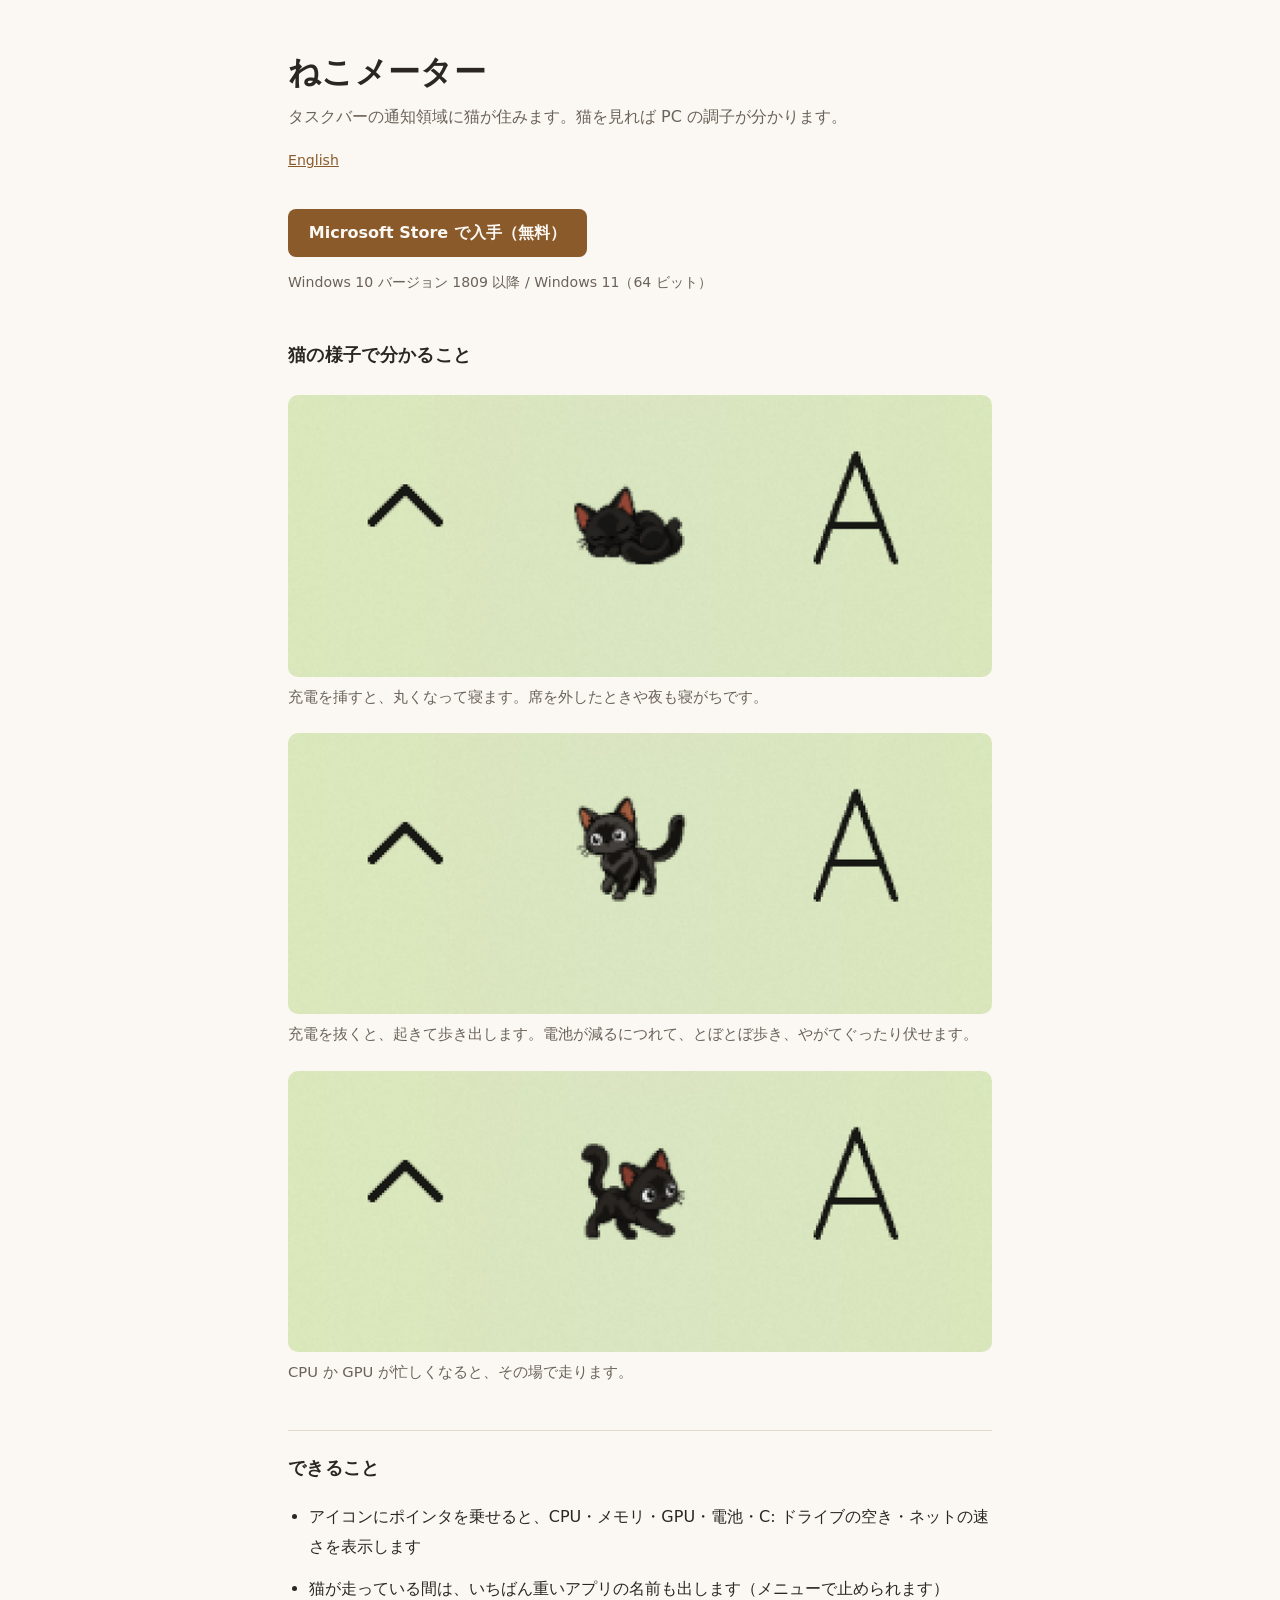
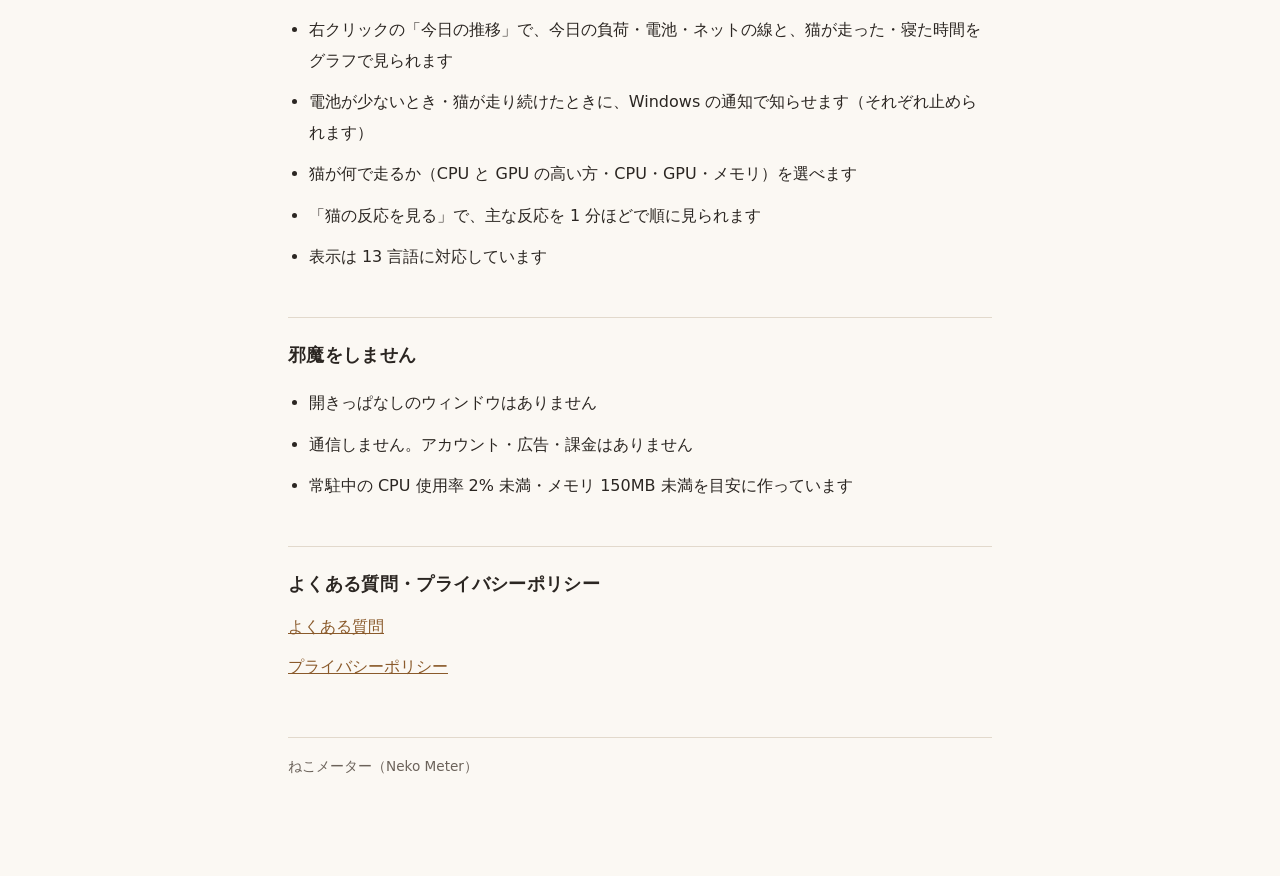
<file: index.html>
<!doctype html>
<html lang="ja">
<head>
<meta charset="utf-8">
<meta name="viewport" content="width=device-width, initial-scale=1">
<title>ねこメーター</title>
<meta name="description" content="タスクバーの通知領域に住む猫が、電源・負荷・不在・時刻に反応する Windows 常駐アプリ。無料・通信なし。">
<link rel="canonical" href="https://bananafish0825.github.io/neko-meter/">
<link rel="alternate" hreflang="en" href="https://bananafish0825.github.io/neko-meter/en/">
<link rel="alternate" hreflang="ja" href="https://bananafish0825.github.io/neko-meter/">
<link rel="stylesheet" href="./style.css">
</head>
<body>
<main class="cover">

<h1>ねこメーター</h1>
<p class="tagline">タスクバーの通知領域に猫が住みます。猫を見れば PC の調子が分かります。</p>
<p class="lang"><a href="./en/">English</a></p>

<p><a class="store" href="https://apps.microsoft.com/detail/9MVL7ZVLWKS7">Microsoft Store で入手（無料）</a></p>
<p class="note">Windows 10 バージョン 1809 以降 / Windows 11（64 ビット）</p>

<h2>猫の様子で分かること</h2>
<figure>
<img src="./img/cat-sleep.png" width="720" height="288" alt="通知領域のアイコンの中で丸くなって寝ている黒猫">
<figcaption>充電を挿すと、丸くなって寝ます。席を外したときや夜も寝がちです。</figcaption>
</figure>
<figure>
<img src="./img/cat-walk.png" width="720" height="288" alt="通知領域のアイコンの中を歩いている黒猫">
<figcaption>充電を抜くと、起きて歩き出します。電池が減るにつれて、とぼとぼ歩き、やがてぐったり伏せます。</figcaption>
</figure>
<figure>
<img src="./img/cat-run.png" width="720" height="288" alt="通知領域のアイコンの中で走っている黒猫">
<figcaption>CPU か GPU が忙しくなると、その場で走ります。</figcaption>
</figure>

<h2>できること</h2>
<ul>
<li>アイコンにポインタを乗せると、CPU・メモリ・GPU・電池・C: ドライブの空き・ネットの速さを表示します</li>
<li>猫が走っている間は、いちばん重いアプリの名前も出します（メニューで止められます）</li>
<li>右クリックの「今日の推移」で、今日の負荷・電池・ネットの線と、猫が走った・寝た時間をグラフで見られます</li>
<li>電池が少ないとき・猫が走り続けたときに、Windows の通知で知らせます（それぞれ止められます）</li>
<li>猫が何で走るか（CPU と GPU の高い方・CPU・GPU・メモリ）を選べます</li>
<li>「猫の反応を見る」で、主な反応を 1 分ほどで順に見られます</li>
<li>表示は 13 言語に対応しています</li>
</ul>

<h2>邪魔をしません</h2>
<ul>
<li>開きっぱなしのウィンドウはありません</li>
<li>通信しません。アカウント・広告・課金はありません</li>
<li>常駐中の CPU 使用率 2% 未満・メモリ 150MB 未満を目安に作っています</li>
</ul>

<h2>よくある質問・プライバシーポリシー</h2>
<nav>
<a href="./faq/">よくある質問</a>
<a href="./privacy/">プライバシーポリシー</a>
</nav>

<footer>ねこメーター（Neko Meter）</footer>

</main>
</body>
</html>
</file>
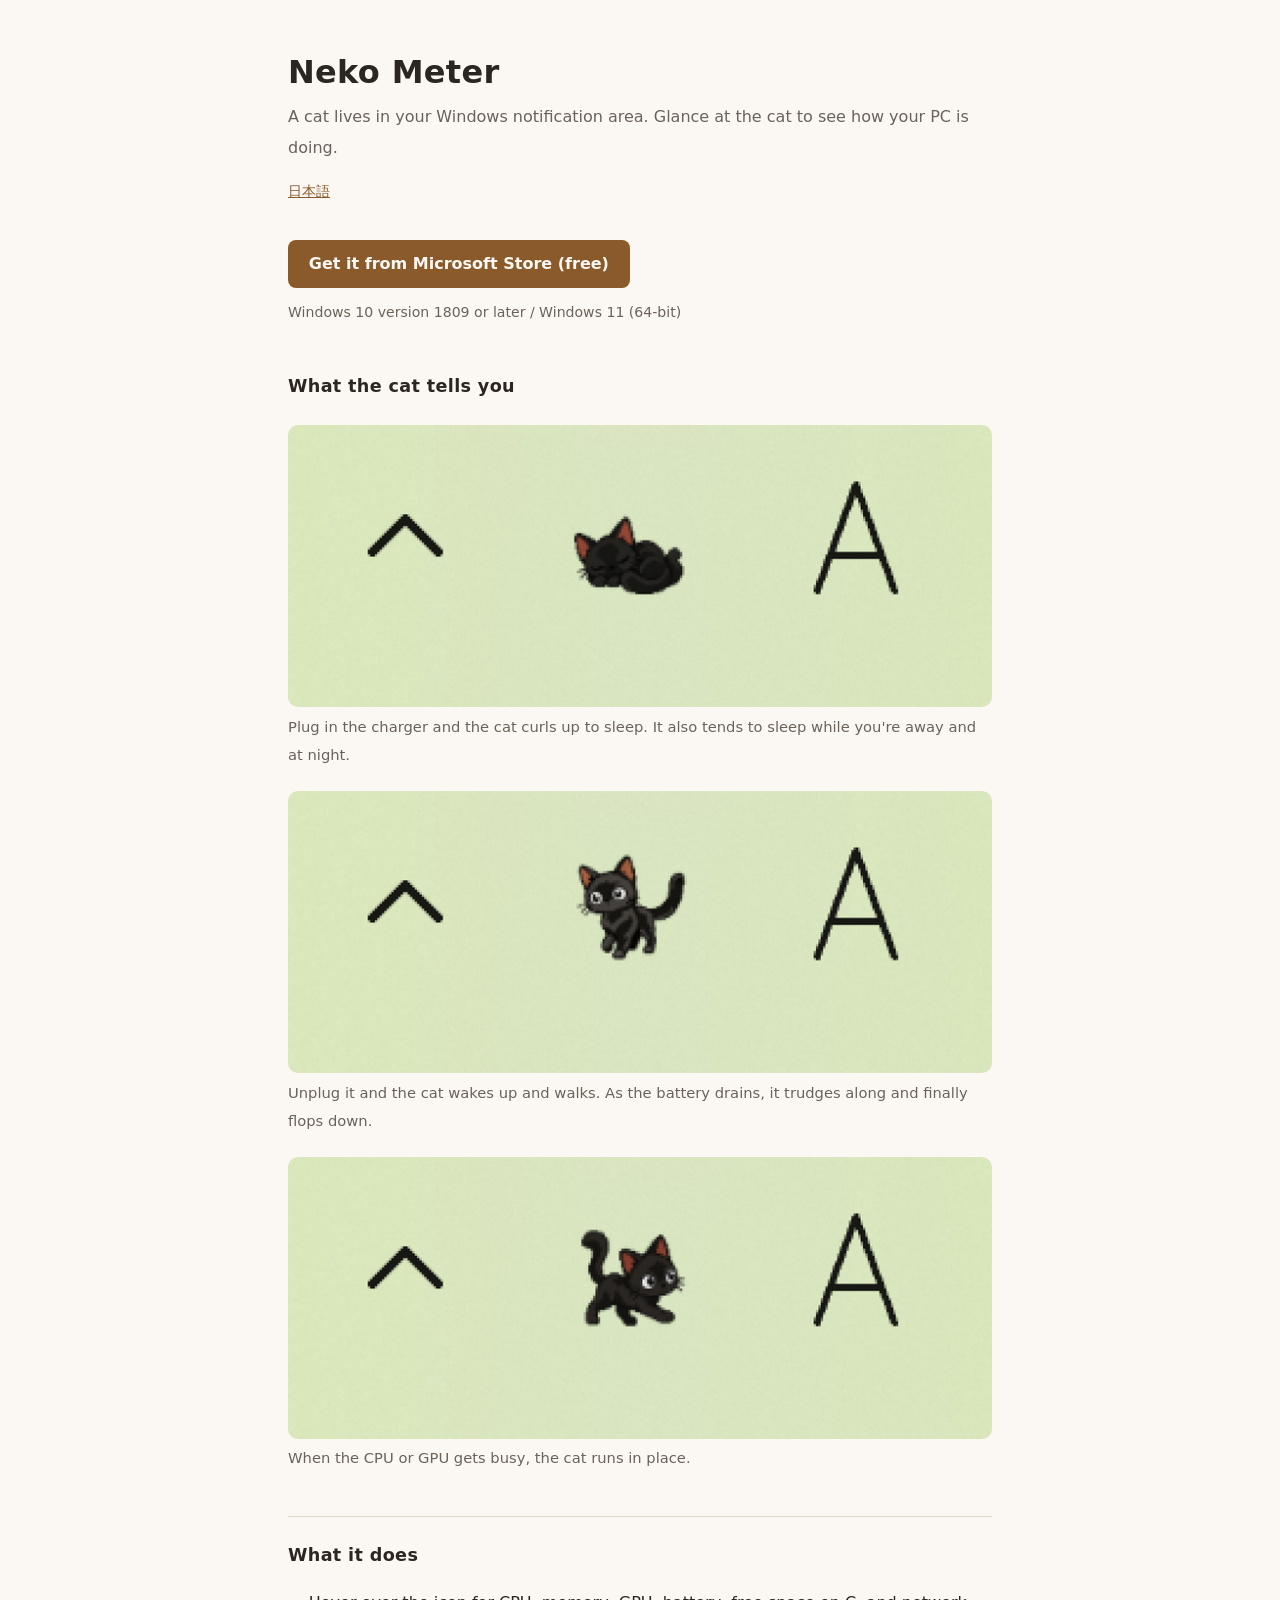
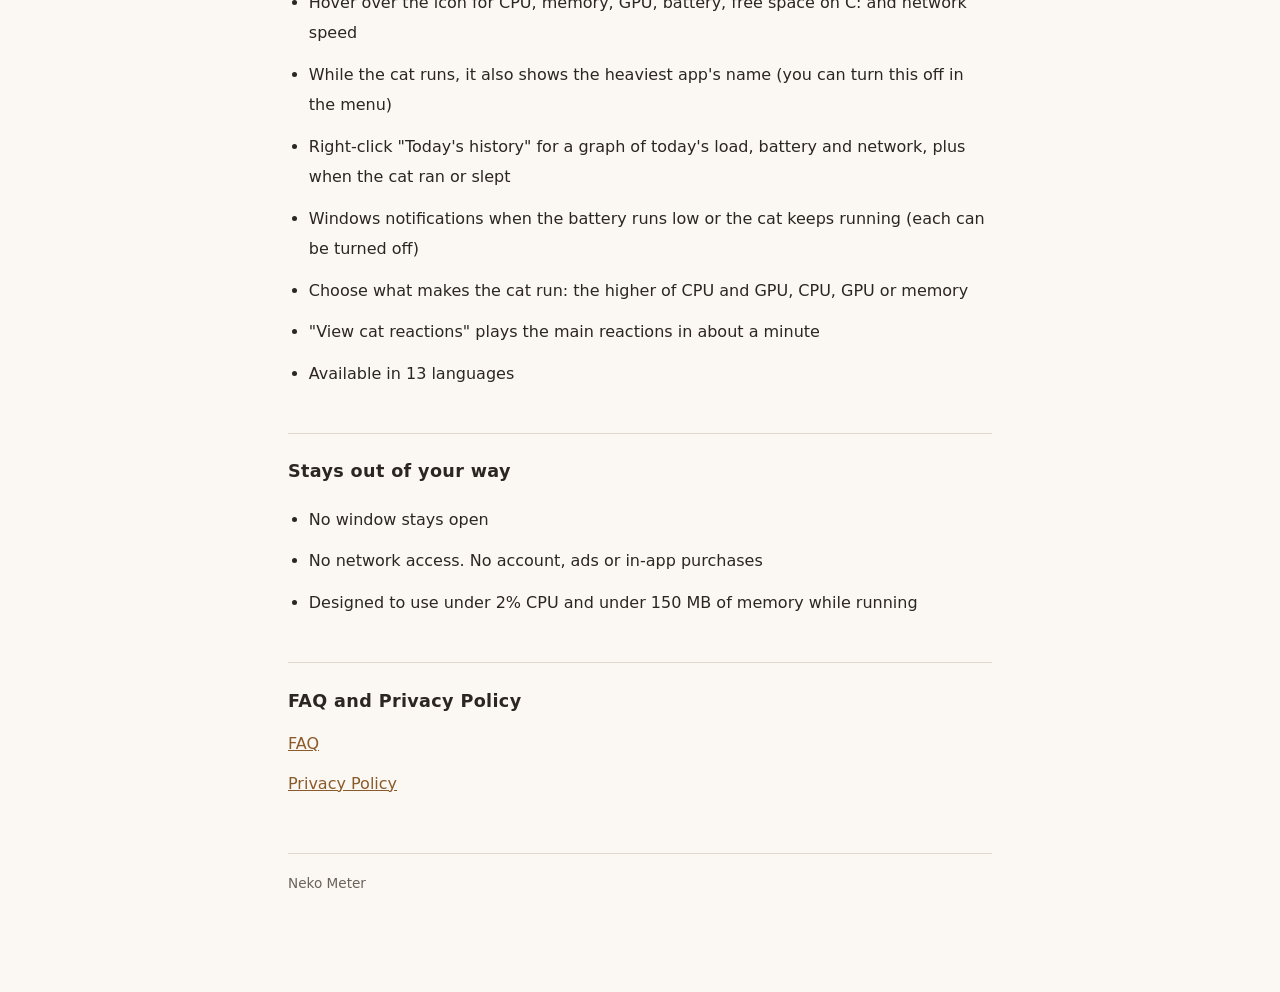
<file: en/index.html>
<!doctype html>
<html lang="en">
<head>
<meta charset="utf-8">
<meta name="viewport" content="width=device-width, initial-scale=1">
<title>Neko Meter</title>
<meta name="description" content="A cat lives in your Windows notification area and reacts to power, load, your absence and the time of day. Free, no network access.">
<link rel="canonical" href="https://bananafish0825.github.io/neko-meter/en/">
<link rel="alternate" hreflang="en" href="https://bananafish0825.github.io/neko-meter/en/">
<link rel="alternate" hreflang="ja" href="https://bananafish0825.github.io/neko-meter/">
<link rel="stylesheet" href="../style.css">
</head>
<body>
<main class="cover">

<h1>Neko Meter</h1>
<p class="tagline">A cat lives in your Windows notification area. Glance at the cat to see how your PC is doing.</p>
<p class="lang"><a href="../">日本語</a></p>

<p><a class="store" href="https://apps.microsoft.com/detail/9MVL7ZVLWKS7">Get it from Microsoft Store (free)</a></p>
<p class="note">Windows 10 version 1809 or later / Windows 11 (64-bit)</p>

<h2>What the cat tells you</h2>
<figure>
<img src="../img/cat-sleep.png" width="720" height="288" alt="A black cat curled up asleep inside the notification area icon">
<figcaption>Plug in the charger and the cat curls up to sleep. It also tends to sleep while you're away and at night.</figcaption>
</figure>
<figure>
<img src="../img/cat-walk.png" width="720" height="288" alt="A black cat walking inside the notification area icon">
<figcaption>Unplug it and the cat wakes up and walks. As the battery drains, it trudges along and finally flops down.</figcaption>
</figure>
<figure>
<img src="../img/cat-run.png" width="720" height="288" alt="A black cat running inside the notification area icon">
<figcaption>When the CPU or GPU gets busy, the cat runs in place.</figcaption>
</figure>

<h2>What it does</h2>
<ul>
<li>Hover over the icon for CPU, memory, GPU, battery, free space on C: and network speed</li>
<li>While the cat runs, it also shows the heaviest app's name (you can turn this off in the menu)</li>
<li>Right-click "Today's history" for a graph of today's load, battery and network, plus when the cat ran or slept</li>
<li>Windows notifications when the battery runs low or the cat keeps running (each can be turned off)</li>
<li>Choose what makes the cat run: the higher of CPU and GPU, CPU, GPU or memory</li>
<li>"View cat reactions" plays the main reactions in about a minute</li>
<li>Available in 13 languages</li>
</ul>

<h2>Stays out of your way</h2>
<ul>
<li>No window stays open</li>
<li>No network access. No account, ads or in-app purchases</li>
<li>Designed to use under 2% CPU and under 150 MB of memory while running</li>
</ul>

<h2>FAQ and Privacy Policy</h2>
<nav>
<a href="../faq/en/">FAQ</a>
<a href="../privacy/en/">Privacy Policy</a>
</nav>

<footer>Neko Meter</footer>

</main>
</body>
</html>
</file>
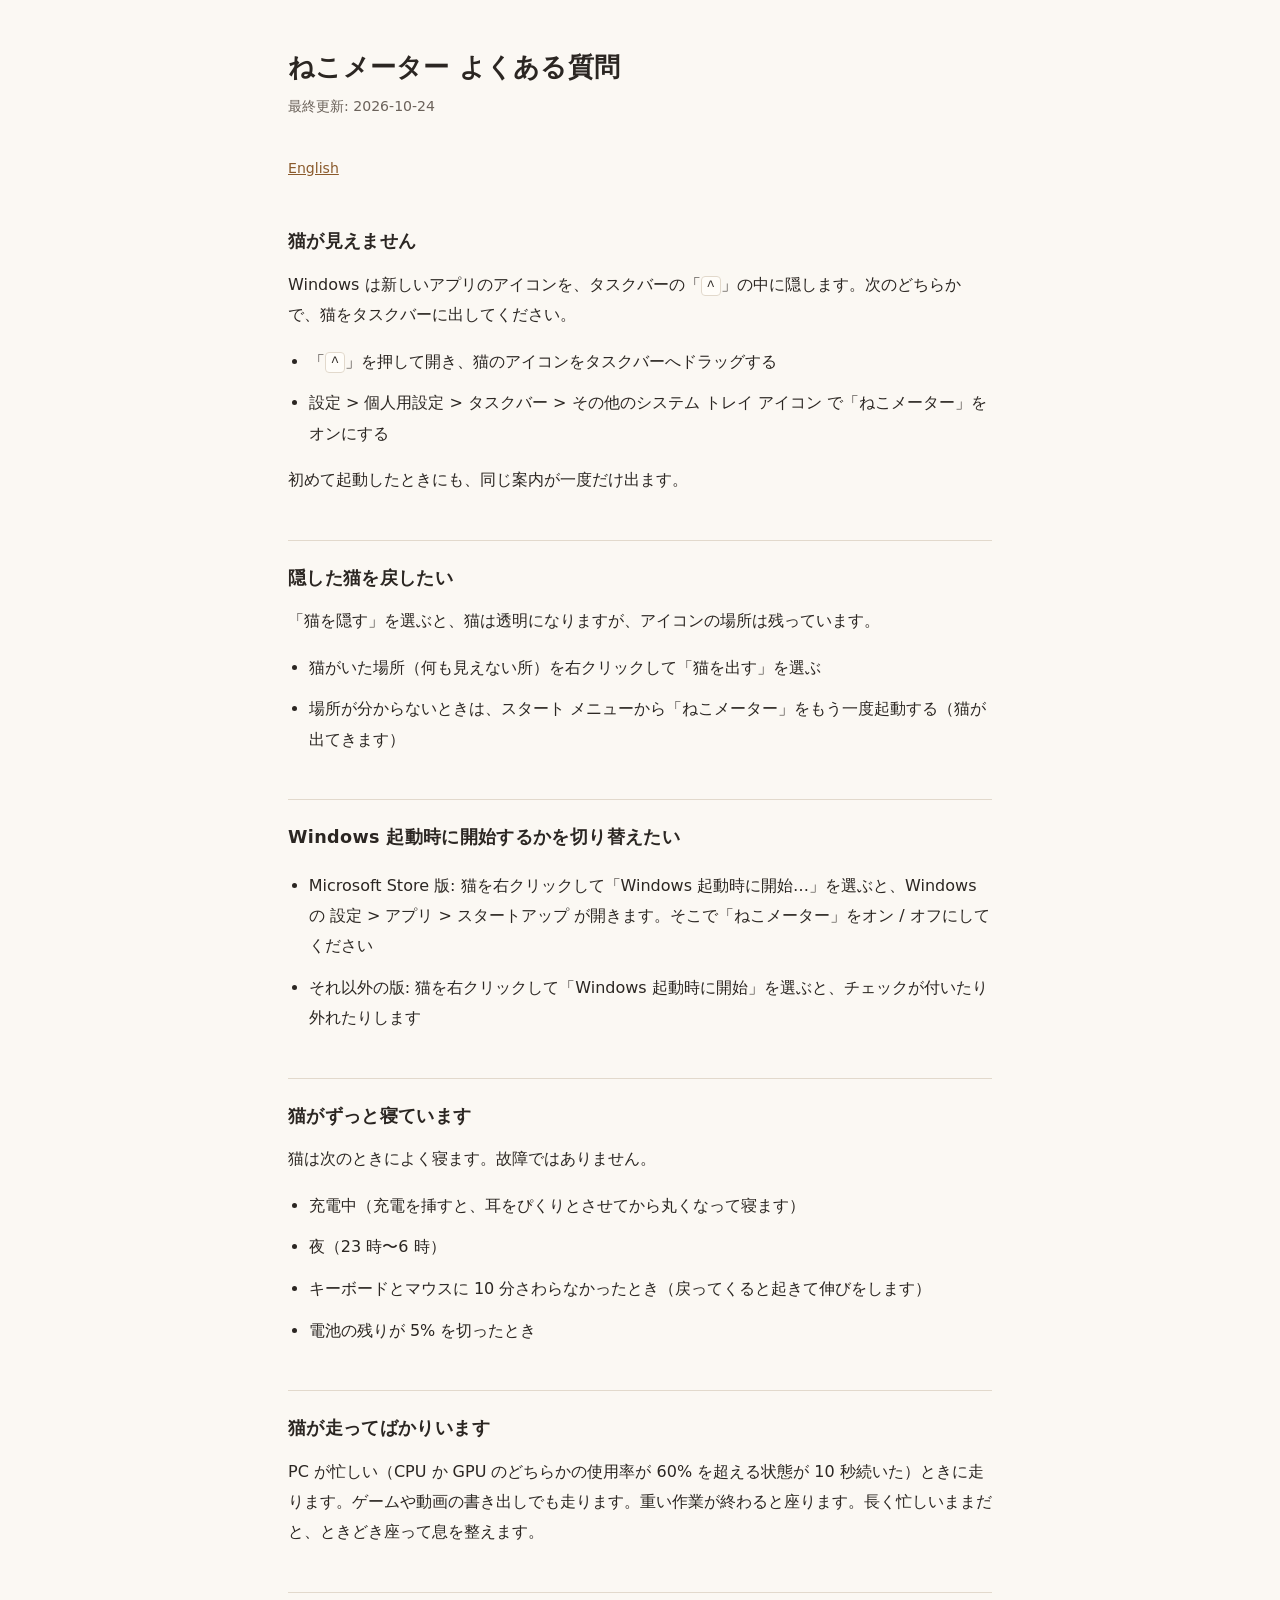
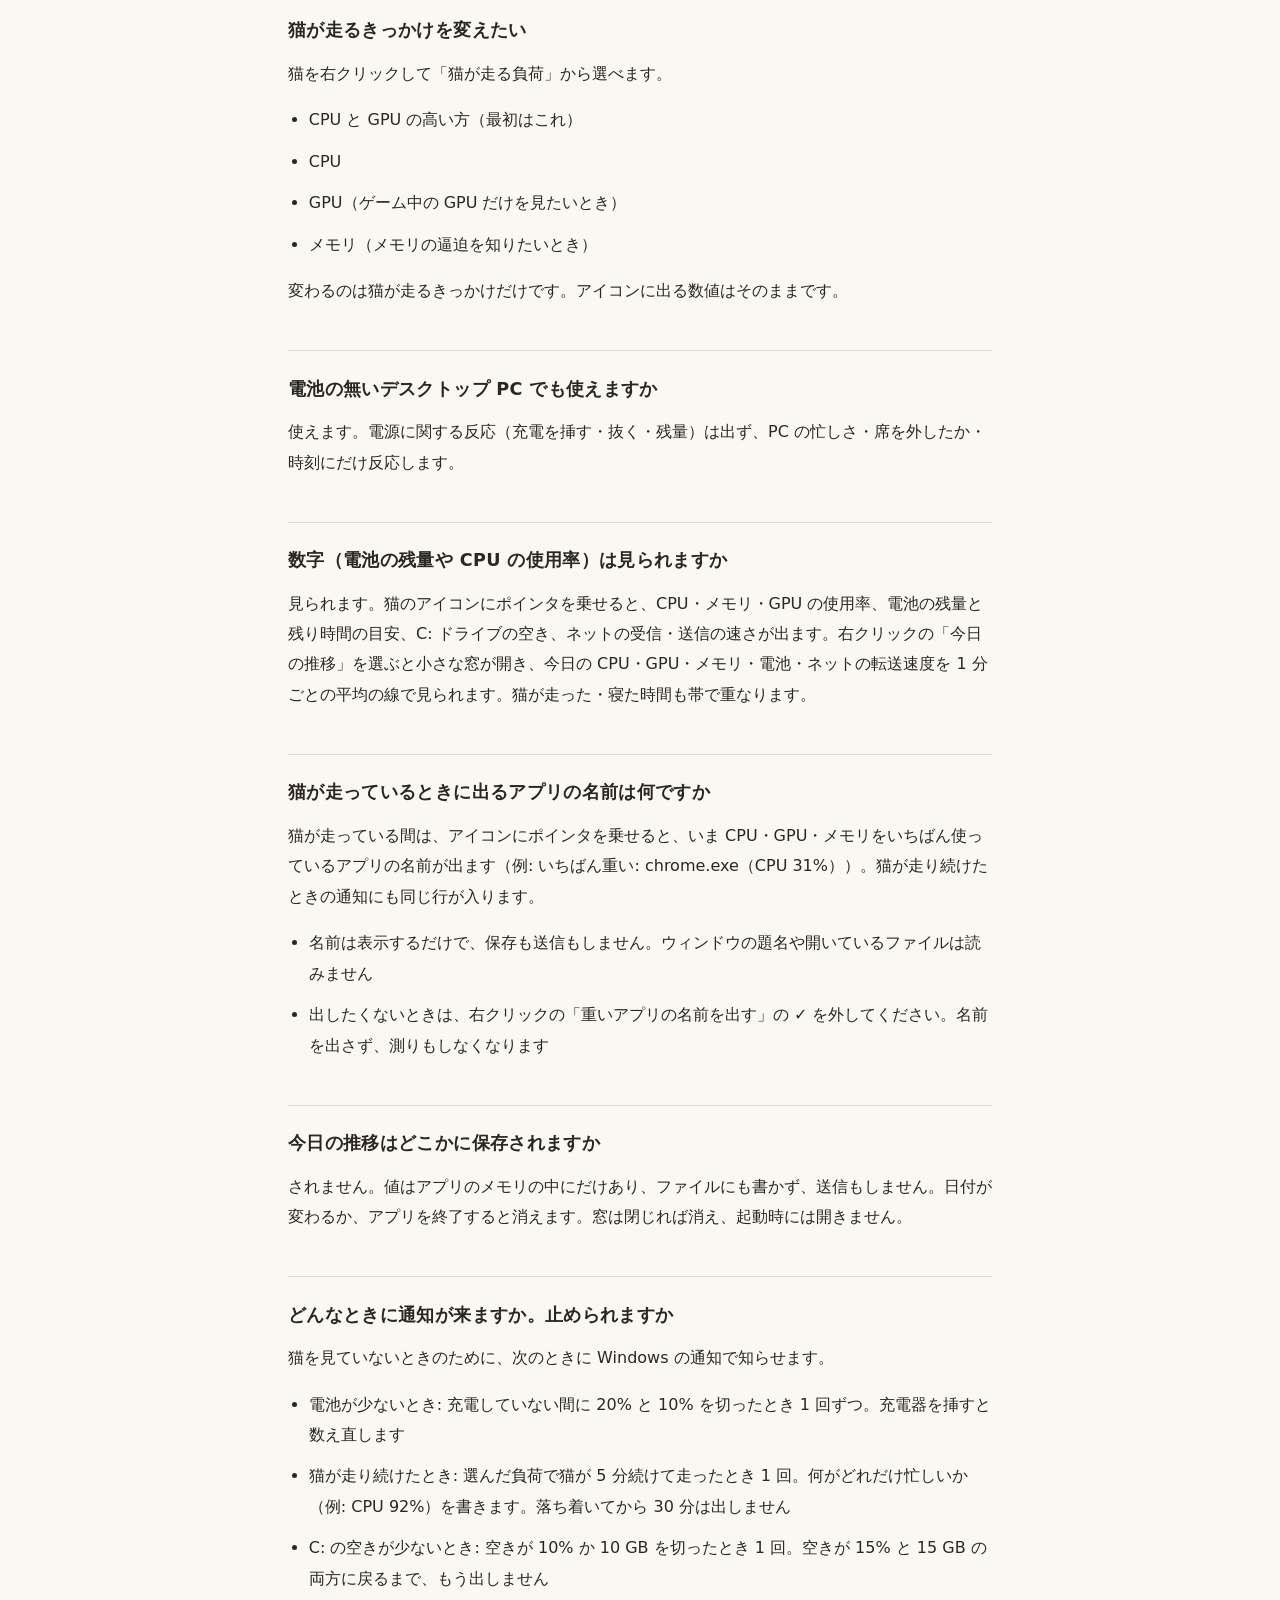
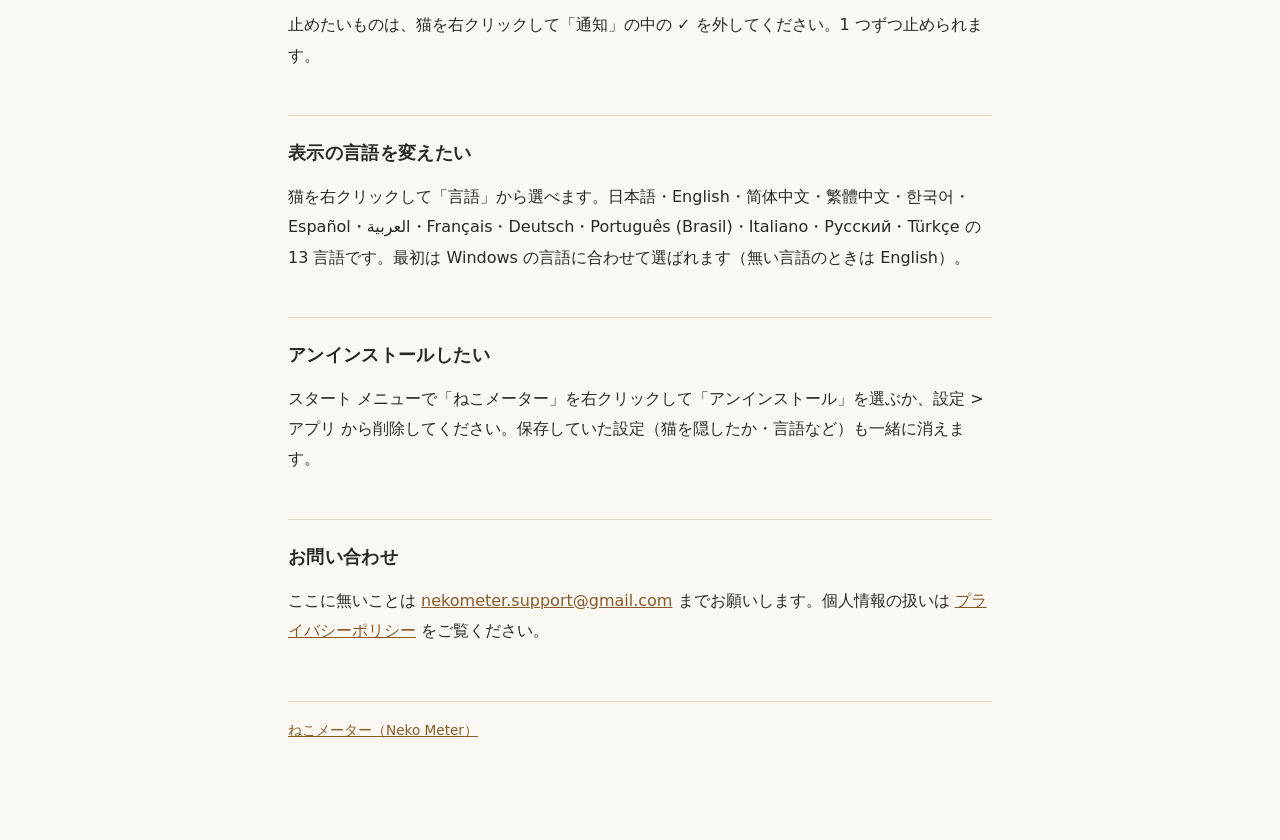
<file: faq/index.html>
<!doctype html>
<html lang="ja">
<head>
<meta charset="utf-8">
<meta name="viewport" content="width=device-width, initial-scale=1">
<title>よくある質問 | ねこメーター</title>
<meta name="description" content="ねこメーターのよくある質問。猫が見えないとき、隠した猫の戻し方、猫が走るきっかけ、通知、重いアプリの名前、表示の言語、今日の推移など。">
<link rel="canonical" href="https://bananafish0825.github.io/neko-meter/faq/">
<link rel="alternate" hreflang="en" href="https://bananafish0825.github.io/neko-meter/faq/en/">
<link rel="alternate" hreflang="ja" href="https://bananafish0825.github.io/neko-meter/faq/">
<link rel="stylesheet" href="../style.css">
</head>
<body>
<main>

<h1>ねこメーター よくある質問</h1>
<p class="updated">最終更新: 2026-10-24</p>
<p class="lang"><a href="./en/">English</a></p>

<h2>猫が見えません</h2>
<p>Windows は新しいアプリのアイコンを、タスクバーの「<code>^</code>」の中に隠します。次のどちらかで、猫をタスクバーに出してください。</p>
<ul>
<li>「<code>^</code>」を押して開き、猫のアイコンをタスクバーへドラッグする</li>
<li>設定 &gt; 個人用設定 &gt; タスクバー &gt; その他のシステム トレイ アイコン で「ねこメーター」をオンにする</li>
</ul>
<p>初めて起動したときにも、同じ案内が一度だけ出ます。</p>

<h2>隠した猫を戻したい</h2>
<p>「猫を隠す」を選ぶと、猫は透明になりますが、アイコンの場所は残っています。</p>
<ul>
<li>猫がいた場所（何も見えない所）を右クリックして「猫を出す」を選ぶ</li>
<li>場所が分からないときは、スタート メニューから「ねこメーター」をもう一度起動する（猫が出てきます）</li>
</ul>

<h2>Windows 起動時に開始するかを切り替えたい</h2>
<ul>
<li>Microsoft Store 版: 猫を右クリックして「Windows 起動時に開始…」を選ぶと、Windows の 設定 &gt; アプリ &gt; スタートアップ が開きます。そこで「ねこメーター」をオン / オフにしてください</li>
<li>それ以外の版: 猫を右クリックして「Windows 起動時に開始」を選ぶと、チェックが付いたり外れたりします</li>
</ul>

<h2>猫がずっと寝ています</h2>
<p>猫は次のときによく寝ます。故障ではありません。</p>
<ul>
<li>充電中（充電を挿すと、耳をぴくりとさせてから丸くなって寝ます）</li>
<li>夜（23 時〜6 時）</li>
<li>キーボードとマウスに 10 分さわらなかったとき（戻ってくると起きて伸びをします）</li>
<li>電池の残りが 5% を切ったとき</li>
</ul>

<h2>猫が走ってばかりいます</h2>
<p>PC が忙しい（CPU か GPU のどちらかの使用率が 60% を超える状態が 10 秒続いた）ときに走ります。ゲームや動画の書き出しでも走ります。重い作業が終わると座ります。長く忙しいままだと、ときどき座って息を整えます。</p>

<h2>猫が走るきっかけを変えたい</h2>
<p>猫を右クリックして「猫が走る負荷」から選べます。</p>
<ul>
<li>CPU と GPU の高い方（最初はこれ）</li>
<li>CPU</li>
<li>GPU（ゲーム中の GPU だけを見たいとき）</li>
<li>メモリ（メモリの逼迫を知りたいとき）</li>
</ul>
<p>変わるのは猫が走るきっかけだけです。アイコンに出る数値はそのままです。</p>

<h2>電池の無いデスクトップ PC でも使えますか</h2>
<p>使えます。電源に関する反応（充電を挿す・抜く・残量）は出ず、PC の忙しさ・席を外したか・時刻にだけ反応します。</p>

<h2>数字（電池の残量や CPU の使用率）は見られますか</h2>
<p>見られます。猫のアイコンにポインタを乗せると、CPU・メモリ・GPU の使用率、電池の残量と残り時間の目安、C: ドライブの空き、ネットの受信・送信の速さが出ます。右クリックの「今日の推移」を選ぶと小さな窓が開き、今日の CPU・GPU・メモリ・電池・ネットの転送速度を 1 分ごとの平均の線で見られます。猫が走った・寝た時間も帯で重なります。</p>

<h2>猫が走っているときに出るアプリの名前は何ですか</h2>
<p>猫が走っている間は、アイコンにポインタを乗せると、いま CPU・GPU・メモリをいちばん使っているアプリの名前が出ます（例: いちばん重い: chrome.exe（CPU 31%））。猫が走り続けたときの通知にも同じ行が入ります。</p>
<ul>
<li>名前は表示するだけで、保存も送信もしません。ウィンドウの題名や開いているファイルは読みません</li>
<li>出したくないときは、右クリックの「重いアプリの名前を出す」の ✓ を外してください。名前を出さず、測りもしなくなります</li>
</ul>

<h2>今日の推移はどこかに保存されますか</h2>
<p>されません。値はアプリのメモリの中にだけあり、ファイルにも書かず、送信もしません。日付が変わるか、アプリを終了すると消えます。窓は閉じれば消え、起動時には開きません。</p>

<h2>どんなときに通知が来ますか。止められますか</h2>
<p>猫を見ていないときのために、次のときに Windows の通知で知らせます。</p>
<ul>
<li>電池が少ないとき: 充電していない間に 20% と 10% を切ったとき 1 回ずつ。充電器を挿すと数え直します</li>
<li>猫が走り続けたとき: 選んだ負荷で猫が 5 分続けて走ったとき 1 回。何がどれだけ忙しいか（例: CPU 92%）を書きます。落ち着いてから 30 分は出しません</li>
<li>C: の空きが少ないとき: 空きが 10% か 10 GB を切ったとき 1 回。空きが 15% と 15 GB の両方に戻るまで、もう出しません</li>
</ul>
<p>止めたいものは、猫を右クリックして「通知」の中の ✓ を外してください。1 つずつ止められます。</p>

<h2>表示の言語を変えたい</h2>
<p>猫を右クリックして「言語」から選べます。日本語・English・简体中文・繁體中文・한국어・Español・العربية・Français・Deutsch・Português (Brasil)・Italiano・Русский・Türkçe の 13 言語です。最初は Windows の言語に合わせて選ばれます（無い言語のときは English）。</p>

<h2>アンインストールしたい</h2>
<p>スタート メニューで「ねこメーター」を右クリックして「アンインストール」を選ぶか、設定 &gt; アプリ から削除してください。保存していた設定（猫を隠したか・言語など）も一緒に消えます。</p>

<h2>お問い合わせ</h2>
<p>ここに無いことは <a href="mailto:nekometer.support@gmail.com">nekometer.support@gmail.com</a> までお願いします。個人情報の扱いは <a href="../privacy/">プライバシーポリシー</a> をご覧ください。</p>

<footer><a href="../">ねこメーター（Neko Meter）</a></footer>

</main>
</body>
</html>
</file>
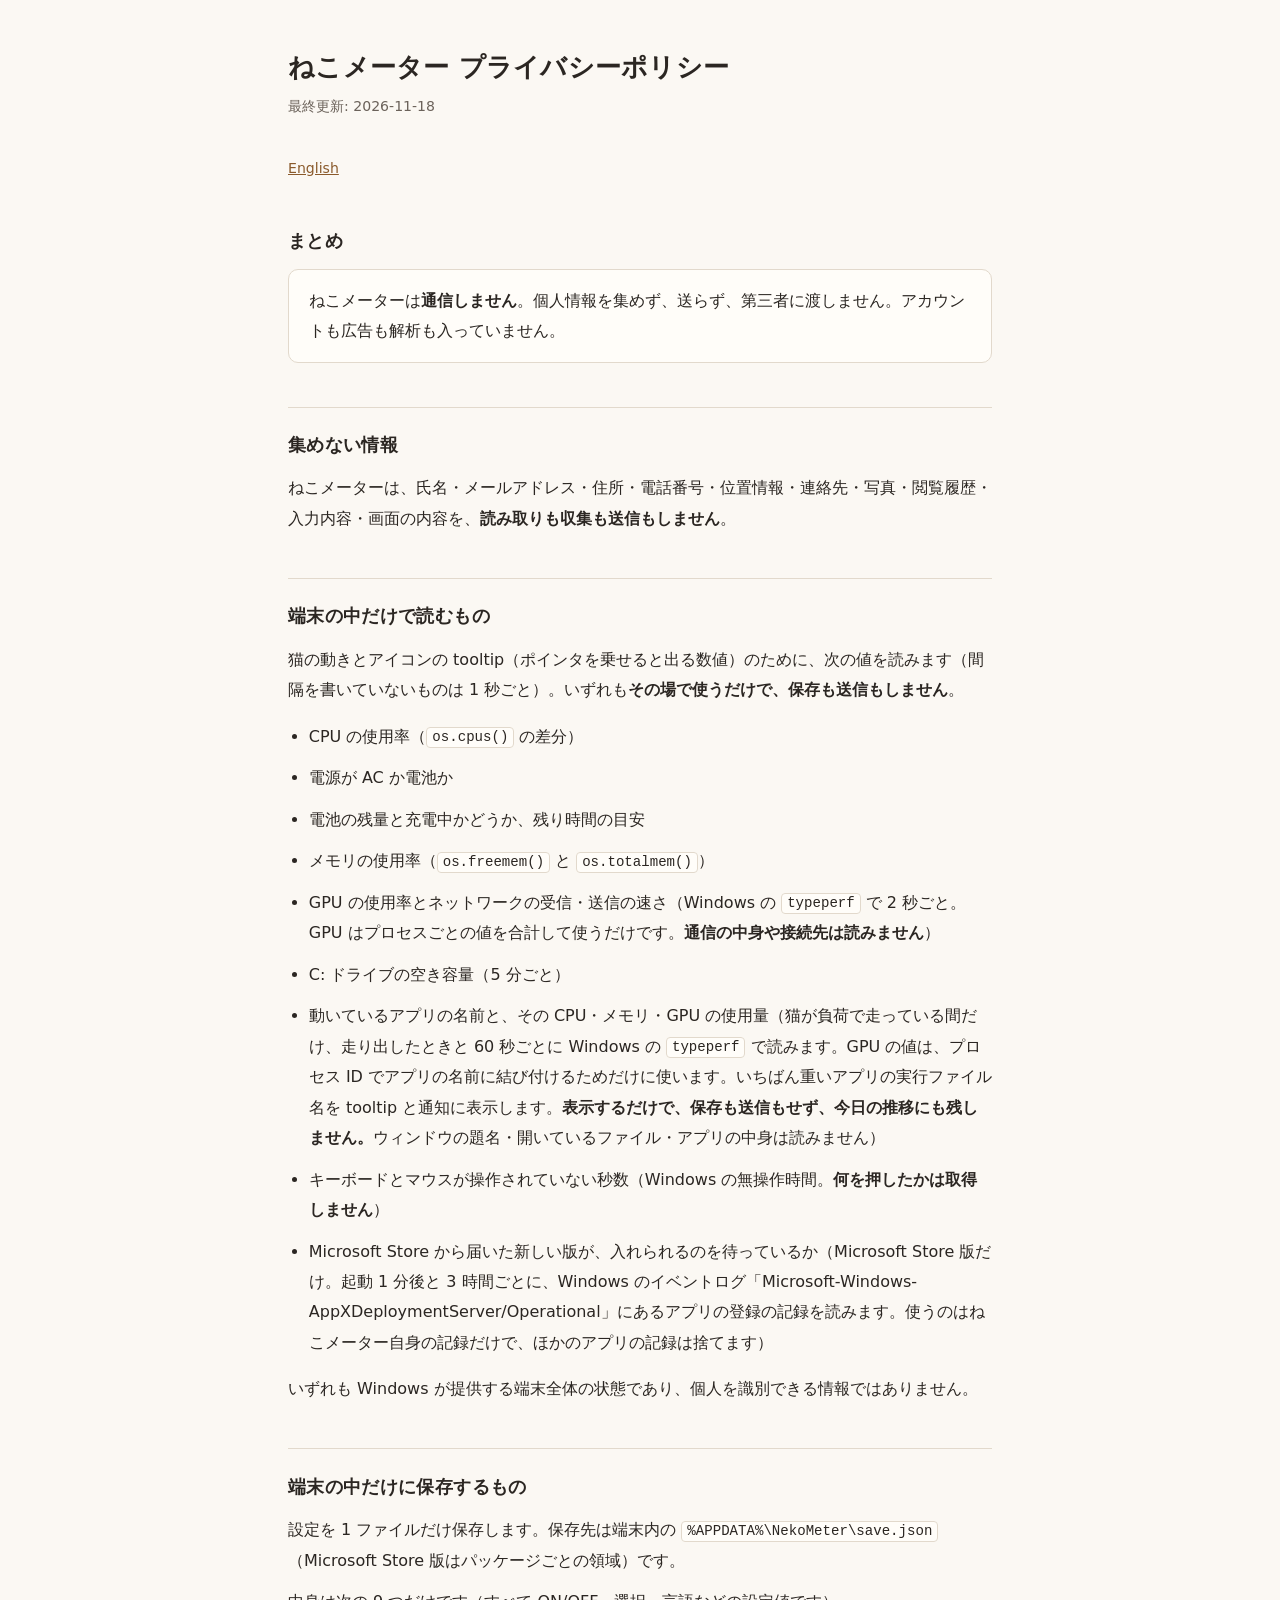
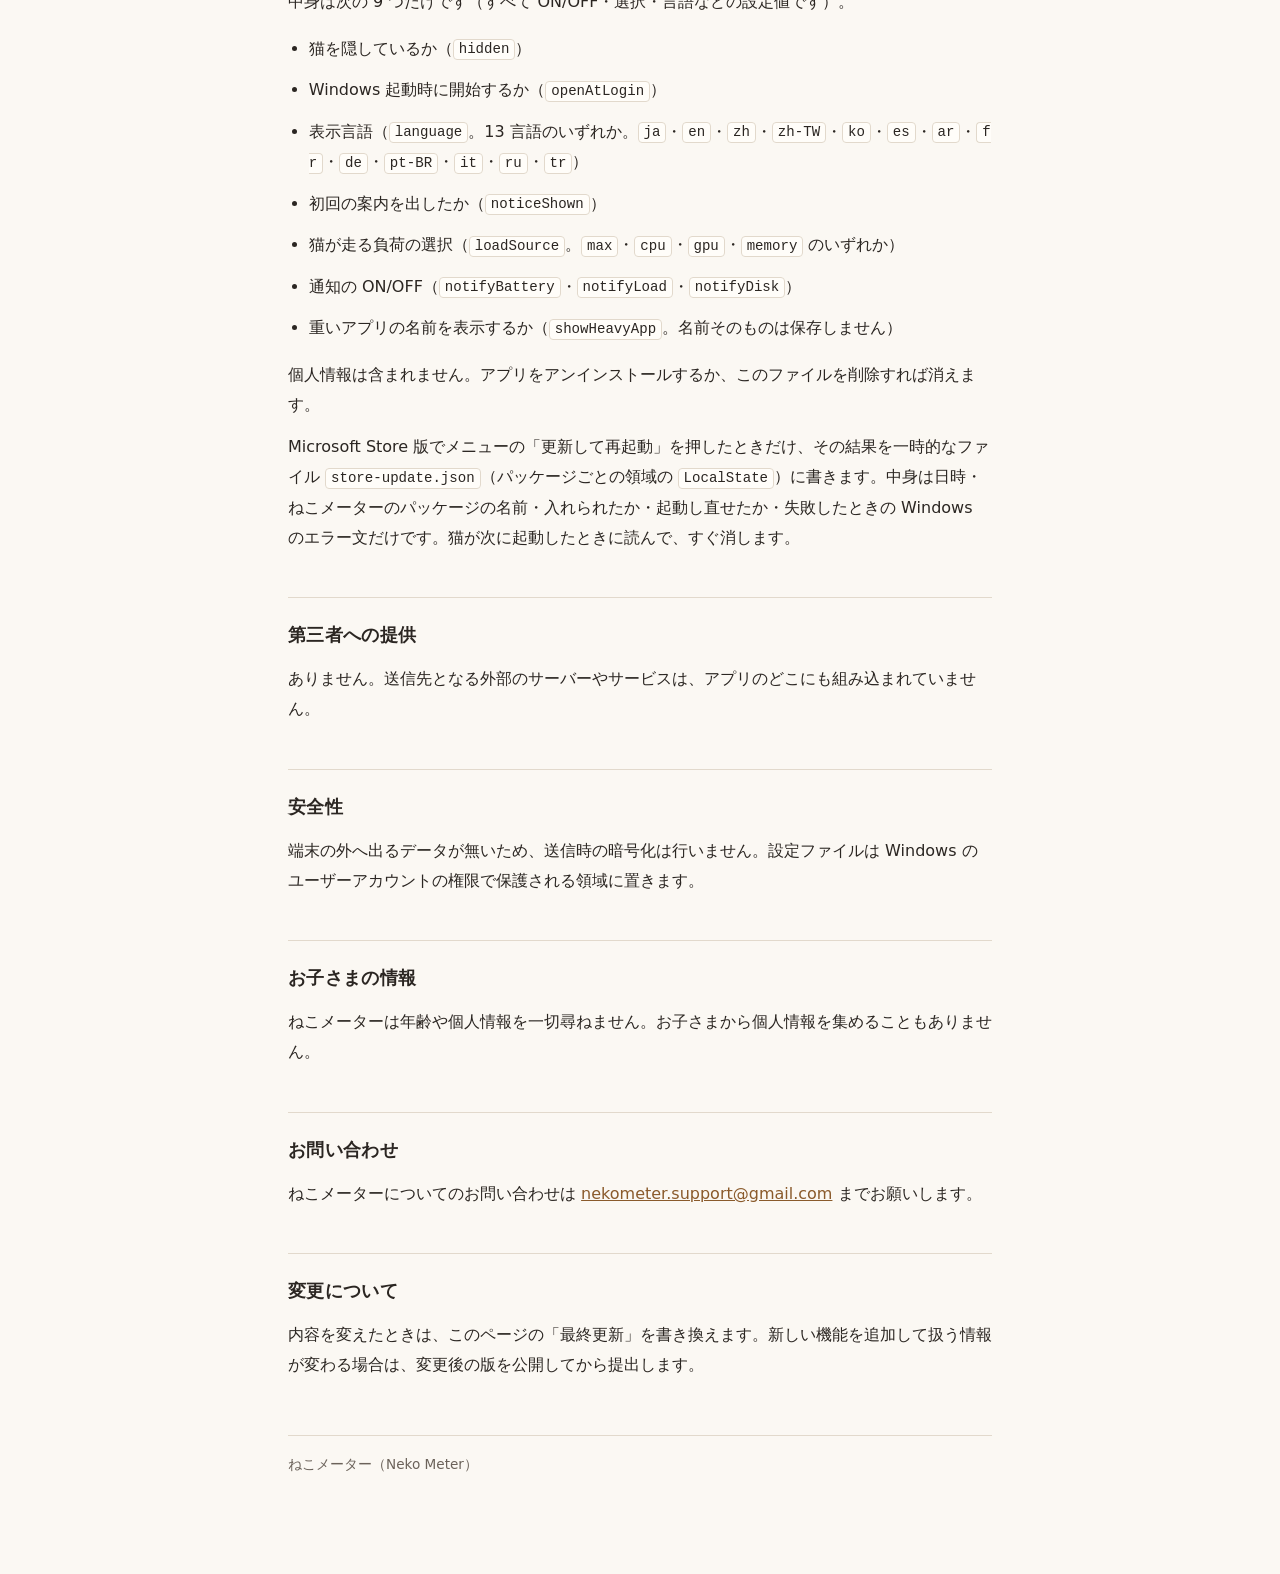
<file: privacy/index.html>
<!doctype html>
<html lang="ja">
<head>
<meta charset="utf-8">
<meta name="viewport" content="width=device-width, initial-scale=1">
<title>プライバシーポリシー | ねこメーター</title>
<meta name="description" content="ねこメーターのプライバシーポリシー。通信せず、個人情報を集めず、送らず、第三者に渡しません。">
<link rel="canonical" href="https://bananafish0825.github.io/neko-meter/privacy/">
<link rel="alternate" hreflang="en" href="https://bananafish0825.github.io/neko-meter/privacy/en/">
<link rel="alternate" hreflang="ja" href="https://bananafish0825.github.io/neko-meter/privacy/">
<link rel="stylesheet" href="../style.css">
</head>
<body>
<main>

<h1>ねこメーター プライバシーポリシー</h1>
<p class="updated">最終更新: 2026-11-18</p>
<p class="lang"><a href="./en/">English</a></p>

<h2>まとめ</h2>
<div class="summary">
<p>ねこメーターは<strong>通信しません</strong>。個人情報を集めず、送らず、第三者に渡しません。アカウントも広告も解析も入っていません。</p>
</div>

<h2>集めない情報</h2>
<p>ねこメーターは、氏名・メールアドレス・住所・電話番号・位置情報・連絡先・写真・閲覧履歴・入力内容・画面の内容を、<strong>読み取りも収集も送信もしません</strong>。</p>

<h2>端末の中だけで読むもの</h2>
<p>猫の動きとアイコンの tooltip（ポインタを乗せると出る数値）のために、次の値を読みます（間隔を書いていないものは 1 秒ごと）。いずれも<strong>その場で使うだけで、保存も送信もしません</strong>。</p>
<ul>
<li>CPU の使用率（<code>os.cpus()</code> の差分）</li>
<li>電源が AC か電池か</li>
<li>電池の残量と充電中かどうか、残り時間の目安</li>
<li>メモリの使用率（<code>os.freemem()</code> と <code>os.totalmem()</code>）</li>
<li>GPU の使用率とネットワークの受信・送信の速さ（Windows の <code>typeperf</code> で 2 秒ごと。GPU はプロセスごとの値を合計して使うだけです。<strong>通信の中身や接続先は読みません</strong>）</li>
<li>C: ドライブの空き容量（5 分ごと）</li>
<li>動いているアプリの名前と、その CPU・メモリ・GPU の使用量（猫が負荷で走っている間だけ、走り出したときと 60 秒ごとに Windows の <code>typeperf</code> で読みます。GPU の値は、プロセス ID でアプリの名前に結び付けるためだけに使います。いちばん重いアプリの実行ファイル名を tooltip と通知に表示します。<strong>表示するだけで、保存も送信もせず、今日の推移にも残しません。</strong>ウィンドウの題名・開いているファイル・アプリの中身は読みません）</li>
<li>キーボードとマウスが操作されていない秒数（Windows の無操作時間。<strong>何を押したかは取得しません</strong>）</li>
<li>Microsoft Store から届いた新しい版が、入れられるのを待っているか（Microsoft Store 版だけ。起動 1 分後と 3 時間ごとに、Windows のイベントログ「Microsoft-Windows-AppXDeploymentServer/Operational」にあるアプリの登録の記録を読みます。使うのはねこメーター自身の記録だけで、ほかのアプリの記録は捨てます）</li>
</ul>
<p>いずれも Windows が提供する端末全体の状態であり、個人を識別できる情報ではありません。</p>

<h2>端末の中だけに保存するもの</h2>
<p>設定を 1 ファイルだけ保存します。保存先は端末内の <code>%APPDATA%\NekoMeter\save.json</code>（Microsoft Store 版はパッケージごとの領域）です。</p>
<p>中身は次の 9 つだけです（すべて ON/OFF・選択・言語などの設定値です）。</p>
<ul>
<li>猫を隠しているか（<code>hidden</code>）</li>
<li>Windows 起動時に開始するか（<code>openAtLogin</code>）</li>
<li>表示言語（<code>language</code>。13 言語のいずれか。<code>ja</code>・<code>en</code>・<code>zh</code>・<code>zh-TW</code>・<code>ko</code>・<code>es</code>・<code>ar</code>・<code>fr</code>・<code>de</code>・<code>pt-BR</code>・<code>it</code>・<code>ru</code>・<code>tr</code>）</li>
<li>初回の案内を出したか（<code>noticeShown</code>）</li>
<li>猫が走る負荷の選択（<code>loadSource</code>。<code>max</code>・<code>cpu</code>・<code>gpu</code>・<code>memory</code> のいずれか）</li>
<li>通知の ON/OFF（<code>notifyBattery</code>・<code>notifyLoad</code>・<code>notifyDisk</code>）</li>
<li>重いアプリの名前を表示するか（<code>showHeavyApp</code>。名前そのものは保存しません）</li>
</ul>
<p>個人情報は含まれません。アプリをアンインストールするか、このファイルを削除すれば消えます。</p>

<p>Microsoft Store 版でメニューの「更新して再起動」を押したときだけ、その結果を一時的なファイル <code>store-update.json</code>（パッケージごとの領域の <code>LocalState</code>）に書きます。中身は日時・ねこメーターのパッケージの名前・入れられたか・起動し直せたか・失敗したときの Windows のエラー文だけです。猫が次に起動したときに読んで、すぐ消します。</p>

<h2>第三者への提供</h2>
<p>ありません。送信先となる外部のサーバーやサービスは、アプリのどこにも組み込まれていません。</p>

<h2>安全性</h2>
<p>端末の外へ出るデータが無いため、送信時の暗号化は行いません。設定ファイルは Windows のユーザーアカウントの権限で保護される領域に置きます。</p>

<h2>お子さまの情報</h2>
<p>ねこメーターは年齢や個人情報を一切尋ねません。お子さまから個人情報を集めることもありません。</p>

<h2>お問い合わせ</h2>
<p>ねこメーターについてのお問い合わせは <a href="mailto:nekometer.support@gmail.com">nekometer.support@gmail.com</a> までお願いします。</p>

<h2>変更について</h2>
<p>内容を変えたときは、このページの「最終更新」を書き換えます。新しい機能を追加して扱う情報が変わる場合は、変更後の版を公開してから提出します。</p>

<footer>ねこメーター（Neko Meter）</footer>

</main>
</body>
</html>
</file>
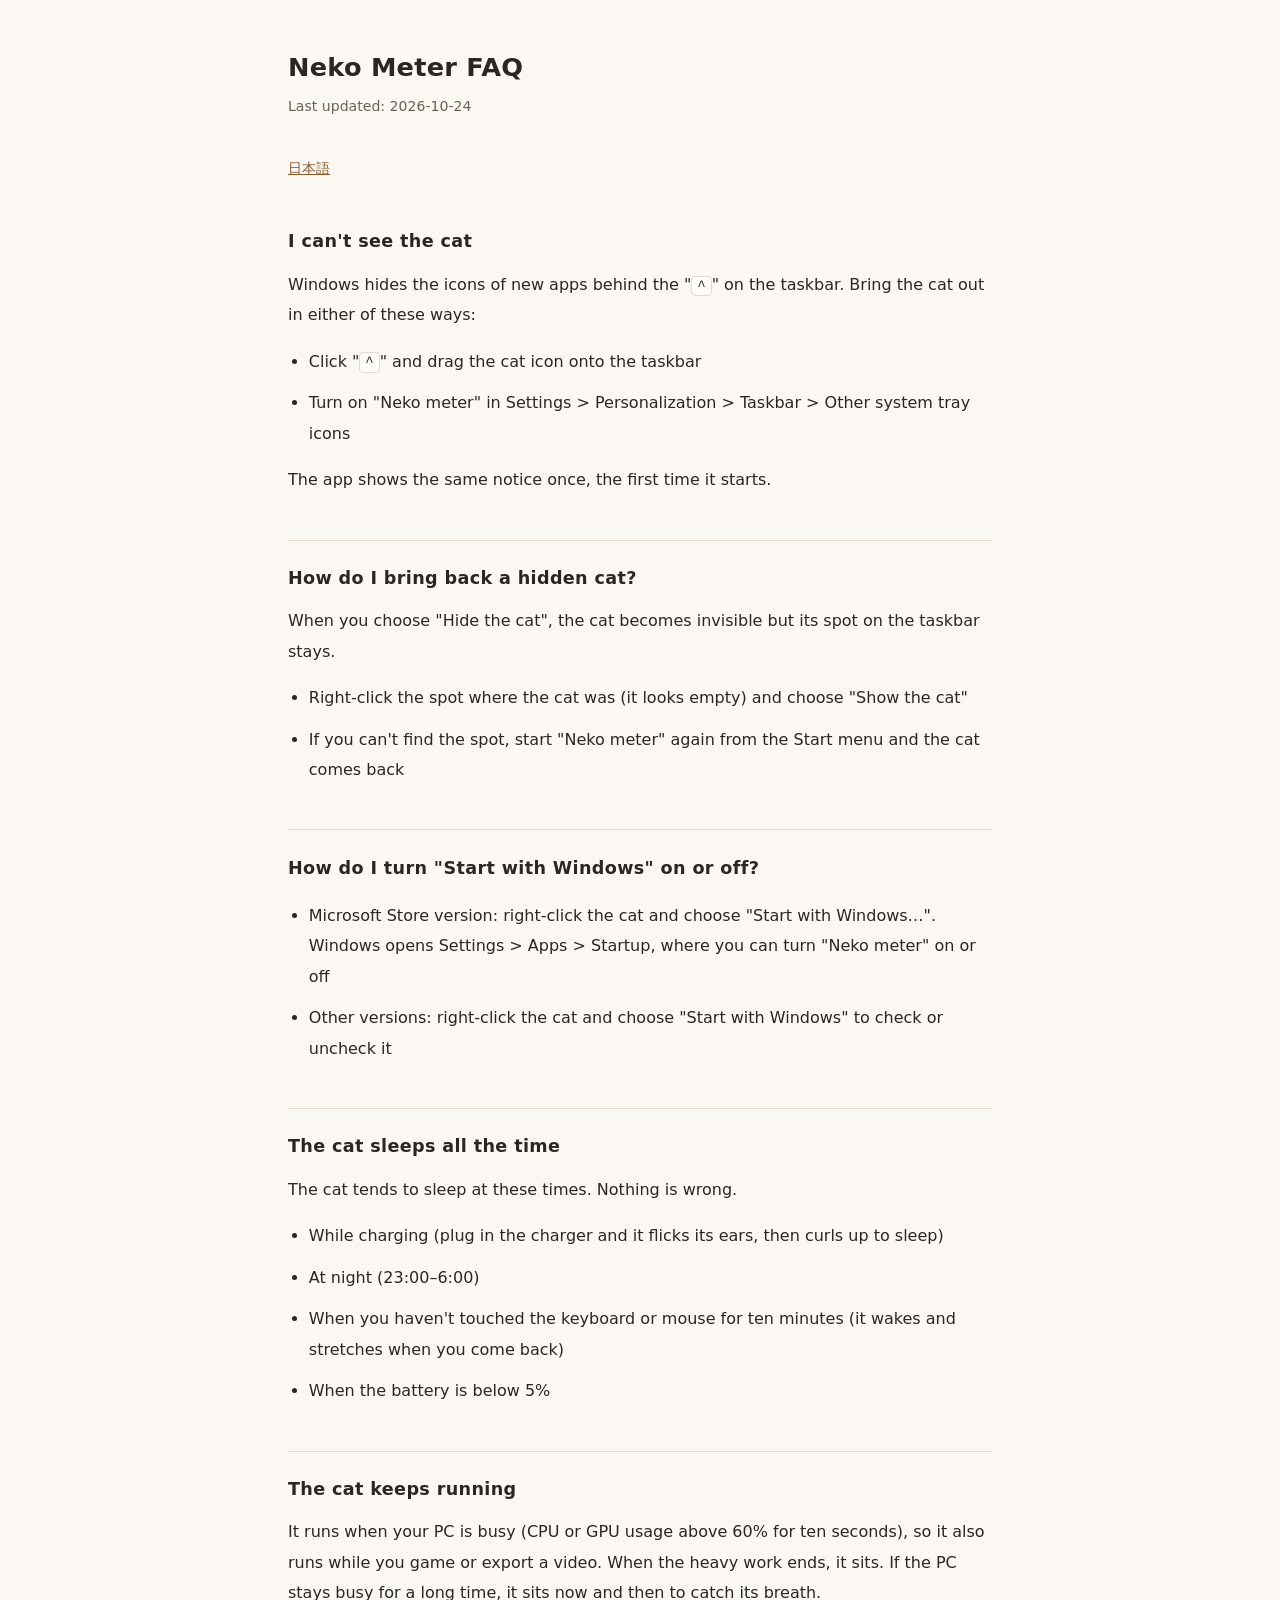
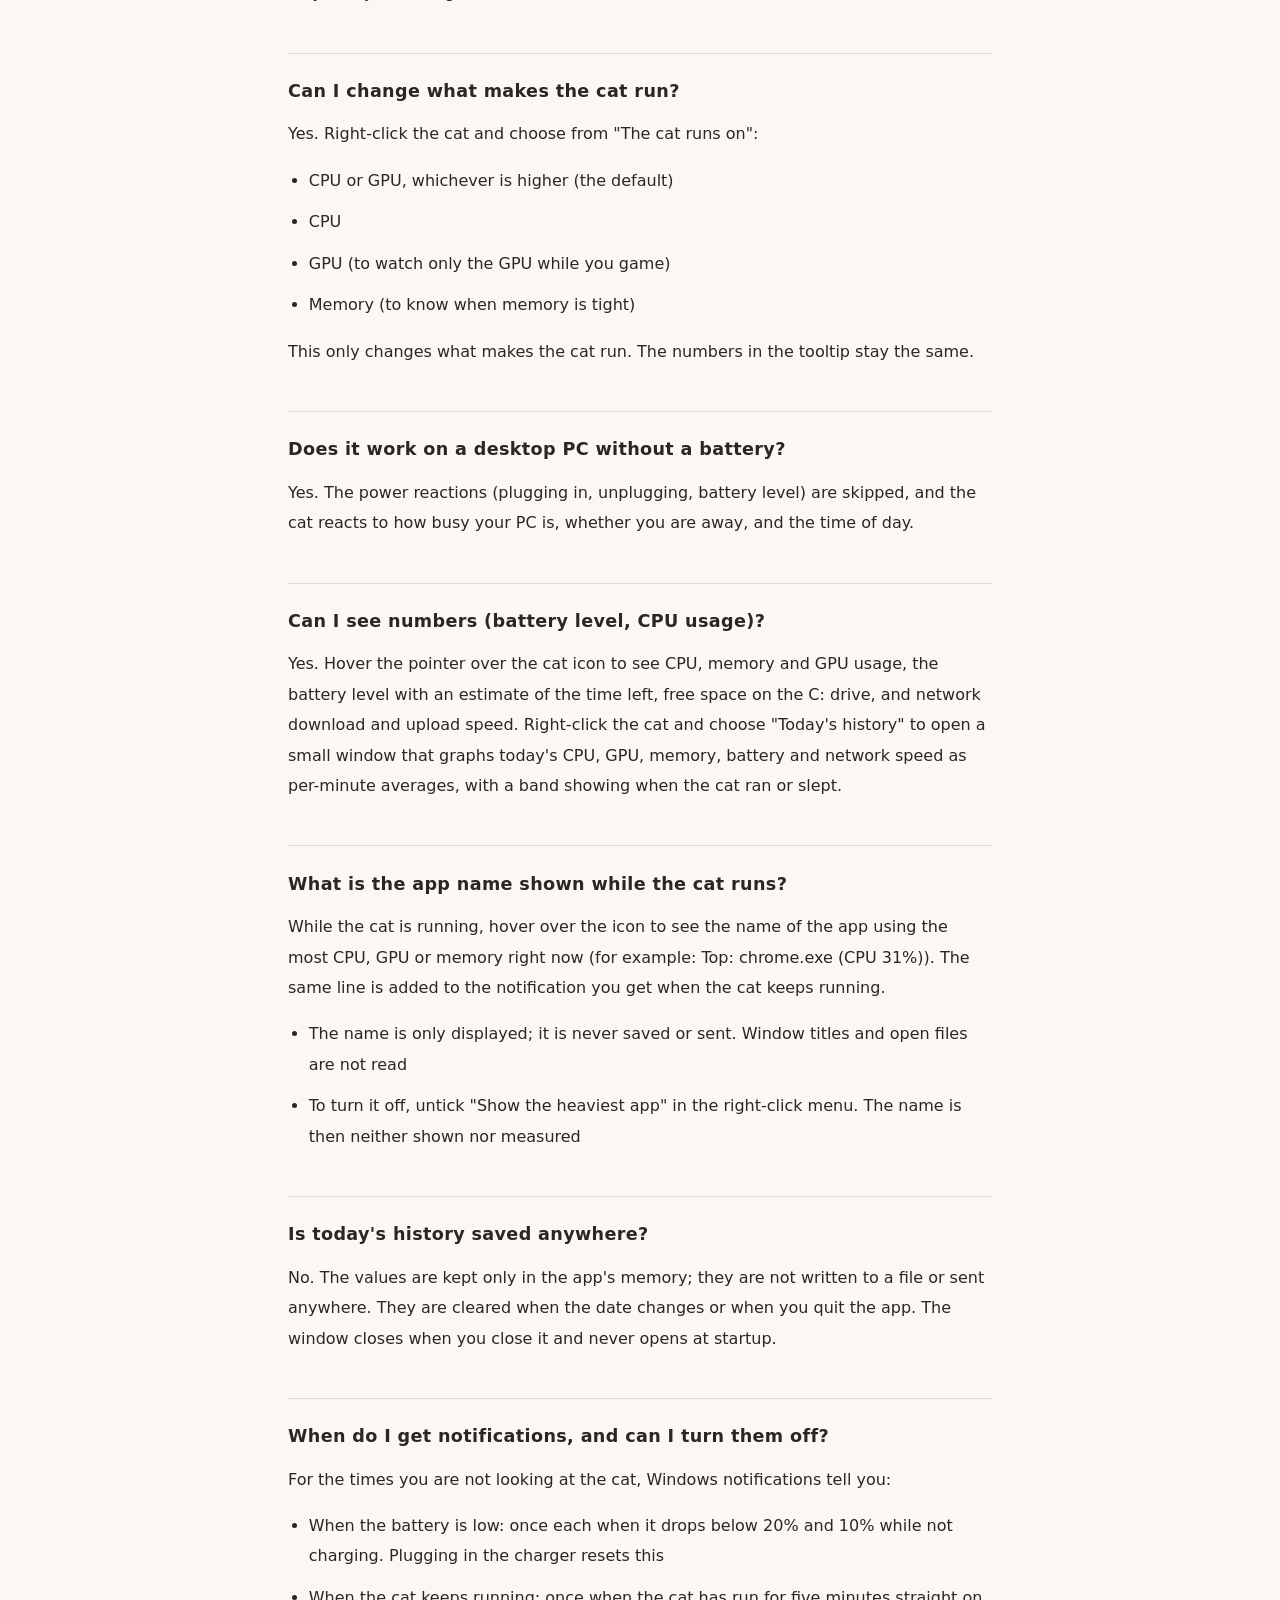
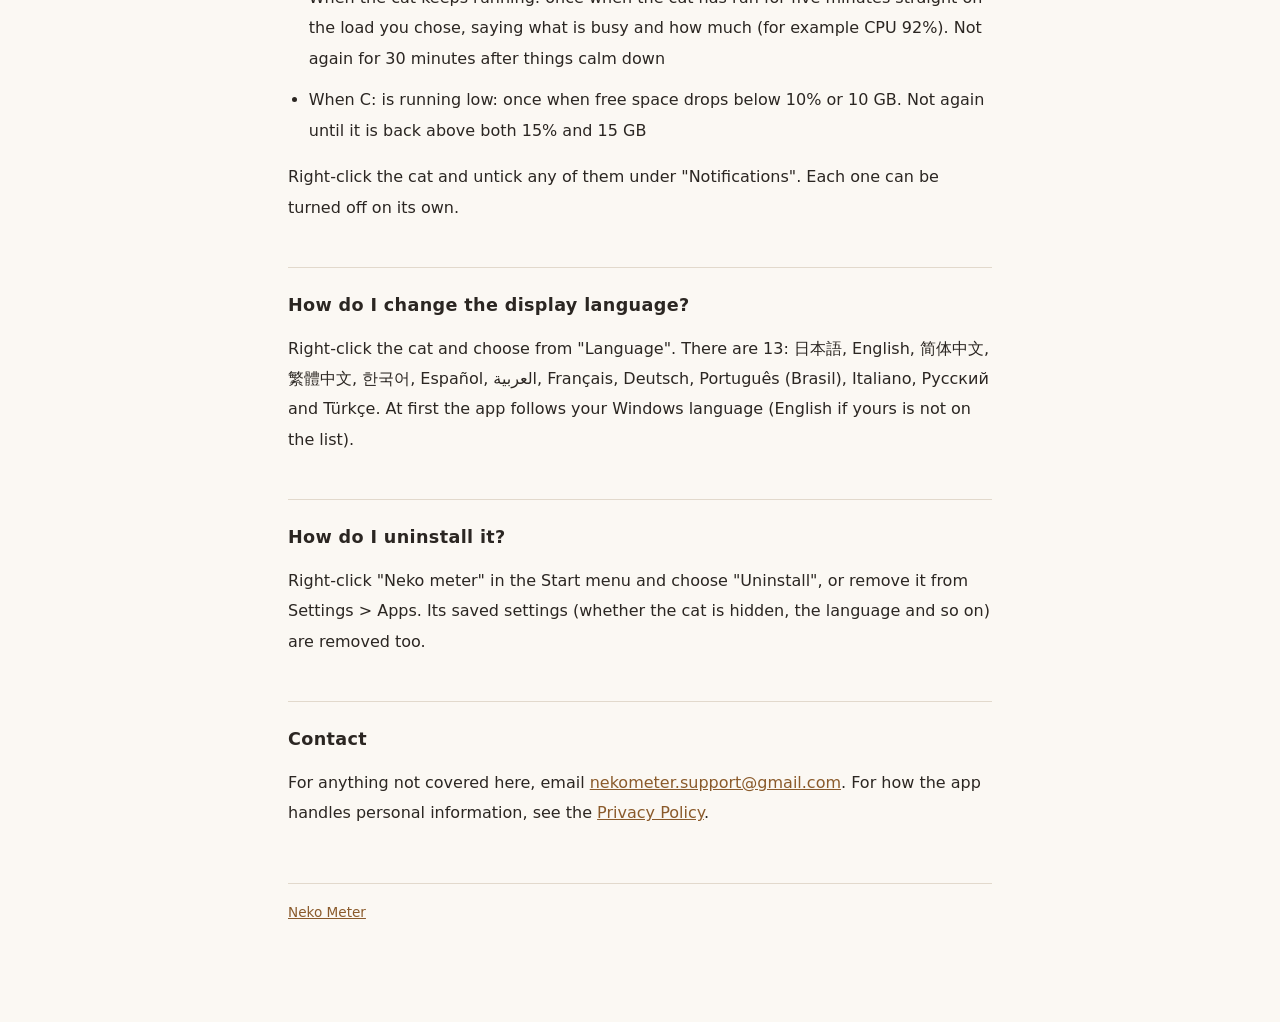
<file: faq/en/index.html>
<!doctype html>
<html lang="en">
<head>
<meta charset="utf-8">
<meta name="viewport" content="width=device-width, initial-scale=1">
<title>FAQ | Neko Meter</title>
<meta name="description" content="Neko Meter FAQ: what to do when you can't see the cat, how to bring back a hidden cat, what makes the cat run, notifications, the heaviest app, display language, today's history, and more.">
<link rel="canonical" href="https://bananafish0825.github.io/neko-meter/faq/en/">
<link rel="alternate" hreflang="en" href="https://bananafish0825.github.io/neko-meter/faq/en/">
<link rel="alternate" hreflang="ja" href="https://bananafish0825.github.io/neko-meter/faq/">
<link rel="stylesheet" href="../../style.css">
</head>
<body>
<main>

<h1>Neko Meter FAQ</h1>
<p class="updated">Last updated: 2026-10-24</p>
<p class="lang"><a href="../">日本語</a></p>

<h2>I can't see the cat</h2>
<p>Windows hides the icons of new apps behind the "<code>^</code>" on the taskbar. Bring the cat out in either of these ways:</p>
<ul>
<li>Click "<code>^</code>" and drag the cat icon onto the taskbar</li>
<li>Turn on "Neko meter" in Settings &gt; Personalization &gt; Taskbar &gt; Other system tray icons</li>
</ul>
<p>The app shows the same notice once, the first time it starts.</p>

<h2>How do I bring back a hidden cat?</h2>
<p>When you choose "Hide the cat", the cat becomes invisible but its spot on the taskbar stays.</p>
<ul>
<li>Right-click the spot where the cat was (it looks empty) and choose "Show the cat"</li>
<li>If you can't find the spot, start "Neko meter" again from the Start menu and the cat comes back</li>
</ul>

<h2>How do I turn "Start with Windows" on or off?</h2>
<ul>
<li>Microsoft Store version: right-click the cat and choose "Start with Windows…". Windows opens Settings &gt; Apps &gt; Startup, where you can turn "Neko meter" on or off</li>
<li>Other versions: right-click the cat and choose "Start with Windows" to check or uncheck it</li>
</ul>

<h2>The cat sleeps all the time</h2>
<p>The cat tends to sleep at these times. Nothing is wrong.</p>
<ul>
<li>While charging (plug in the charger and it flicks its ears, then curls up to sleep)</li>
<li>At night (23:00–6:00)</li>
<li>When you haven't touched the keyboard or mouse for ten minutes (it wakes and stretches when you come back)</li>
<li>When the battery is below 5%</li>
</ul>

<h2>The cat keeps running</h2>
<p>It runs when your PC is busy (CPU or GPU usage above 60% for ten seconds), so it also runs while you game or export a video. When the heavy work ends, it sits. If the PC stays busy for a long time, it sits now and then to catch its breath.</p>

<h2>Can I change what makes the cat run?</h2>
<p>Yes. Right-click the cat and choose from "The cat runs on":</p>
<ul>
<li>CPU or GPU, whichever is higher (the default)</li>
<li>CPU</li>
<li>GPU (to watch only the GPU while you game)</li>
<li>Memory (to know when memory is tight)</li>
</ul>
<p>This only changes what makes the cat run. The numbers in the tooltip stay the same.</p>

<h2>Does it work on a desktop PC without a battery?</h2>
<p>Yes. The power reactions (plugging in, unplugging, battery level) are skipped, and the cat reacts to how busy your PC is, whether you are away, and the time of day.</p>

<h2>Can I see numbers (battery level, CPU usage)?</h2>
<p>Yes. Hover the pointer over the cat icon to see CPU, memory and GPU usage, the battery level with an estimate of the time left, free space on the C: drive, and network download and upload speed. Right-click the cat and choose "Today's history" to open a small window that graphs today's CPU, GPU, memory, battery and network speed as per-minute averages, with a band showing when the cat ran or slept.</p>

<h2>What is the app name shown while the cat runs?</h2>
<p>While the cat is running, hover over the icon to see the name of the app using the most CPU, GPU or memory right now (for example: Top: chrome.exe (CPU 31%)). The same line is added to the notification you get when the cat keeps running.</p>
<ul>
<li>The name is only displayed; it is never saved or sent. Window titles and open files are not read</li>
<li>To turn it off, untick "Show the heaviest app" in the right-click menu. The name is then neither shown nor measured</li>
</ul>

<h2>Is today's history saved anywhere?</h2>
<p>No. The values are kept only in the app's memory; they are not written to a file or sent anywhere. They are cleared when the date changes or when you quit the app. The window closes when you close it and never opens at startup.</p>

<h2>When do I get notifications, and can I turn them off?</h2>
<p>For the times you are not looking at the cat, Windows notifications tell you:</p>
<ul>
<li>When the battery is low: once each when it drops below 20% and 10% while not charging. Plugging in the charger resets this</li>
<li>When the cat keeps running: once when the cat has run for five minutes straight on the load you chose, saying what is busy and how much (for example CPU 92%). Not again for 30 minutes after things calm down</li>
<li>When C: is running low: once when free space drops below 10% or 10 GB. Not again until it is back above both 15% and 15 GB</li>
</ul>
<p>Right-click the cat and untick any of them under "Notifications". Each one can be turned off on its own.</p>

<h2>How do I change the display language?</h2>
<p>Right-click the cat and choose from "Language". There are 13: 日本語, English, 简体中文, 繁體中文, 한국어, Español, العربية, Français, Deutsch, Português (Brasil), Italiano, Русский and Türkçe. At first the app follows your Windows language (English if yours is not on the list).</p>

<h2>How do I uninstall it?</h2>
<p>Right-click "Neko meter" in the Start menu and choose "Uninstall", or remove it from Settings &gt; Apps. Its saved settings (whether the cat is hidden, the language and so on) are removed too.</p>

<h2>Contact</h2>
<p>For anything not covered here, email <a href="mailto:nekometer.support@gmail.com">nekometer.support@gmail.com</a>. For how the app handles personal information, see the <a href="../../privacy/en/">Privacy Policy</a>.</p>

<footer><a href="../../">Neko Meter</a></footer>

</main>
</body>
</html>
</file>
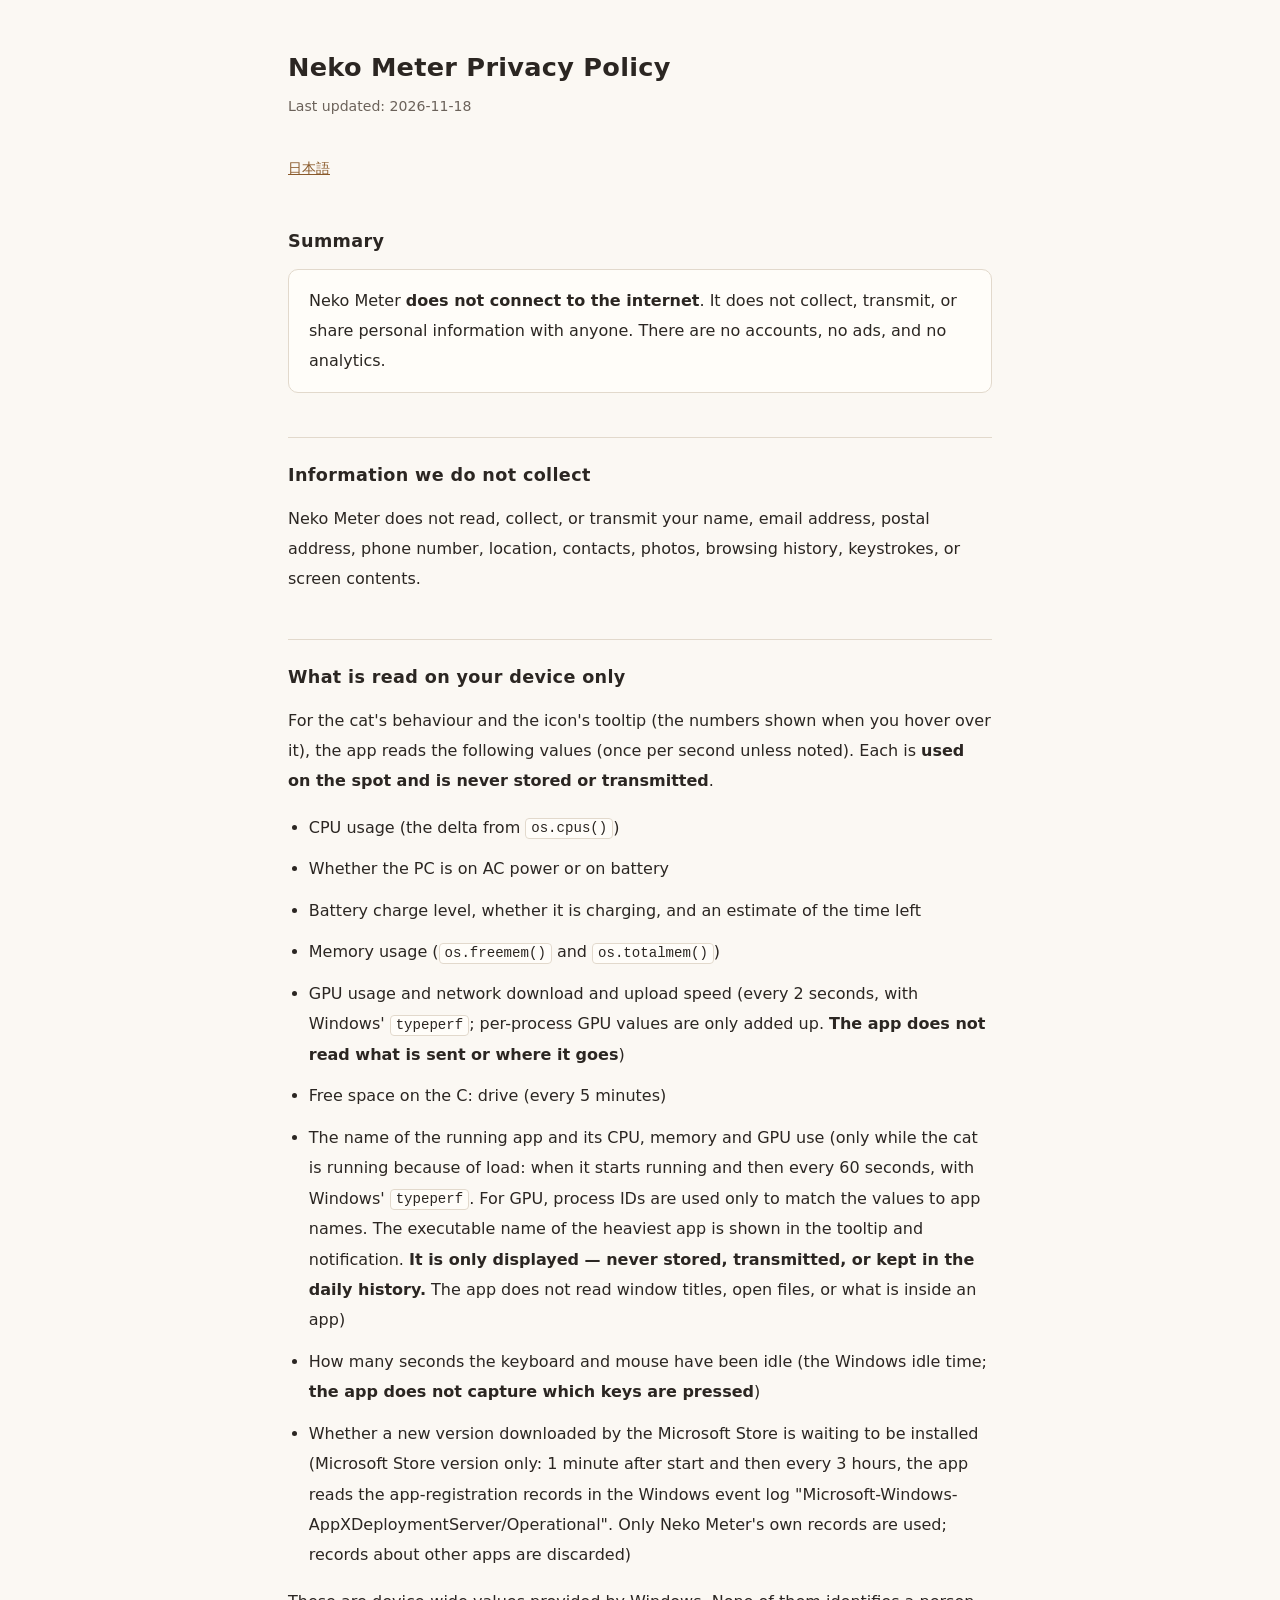
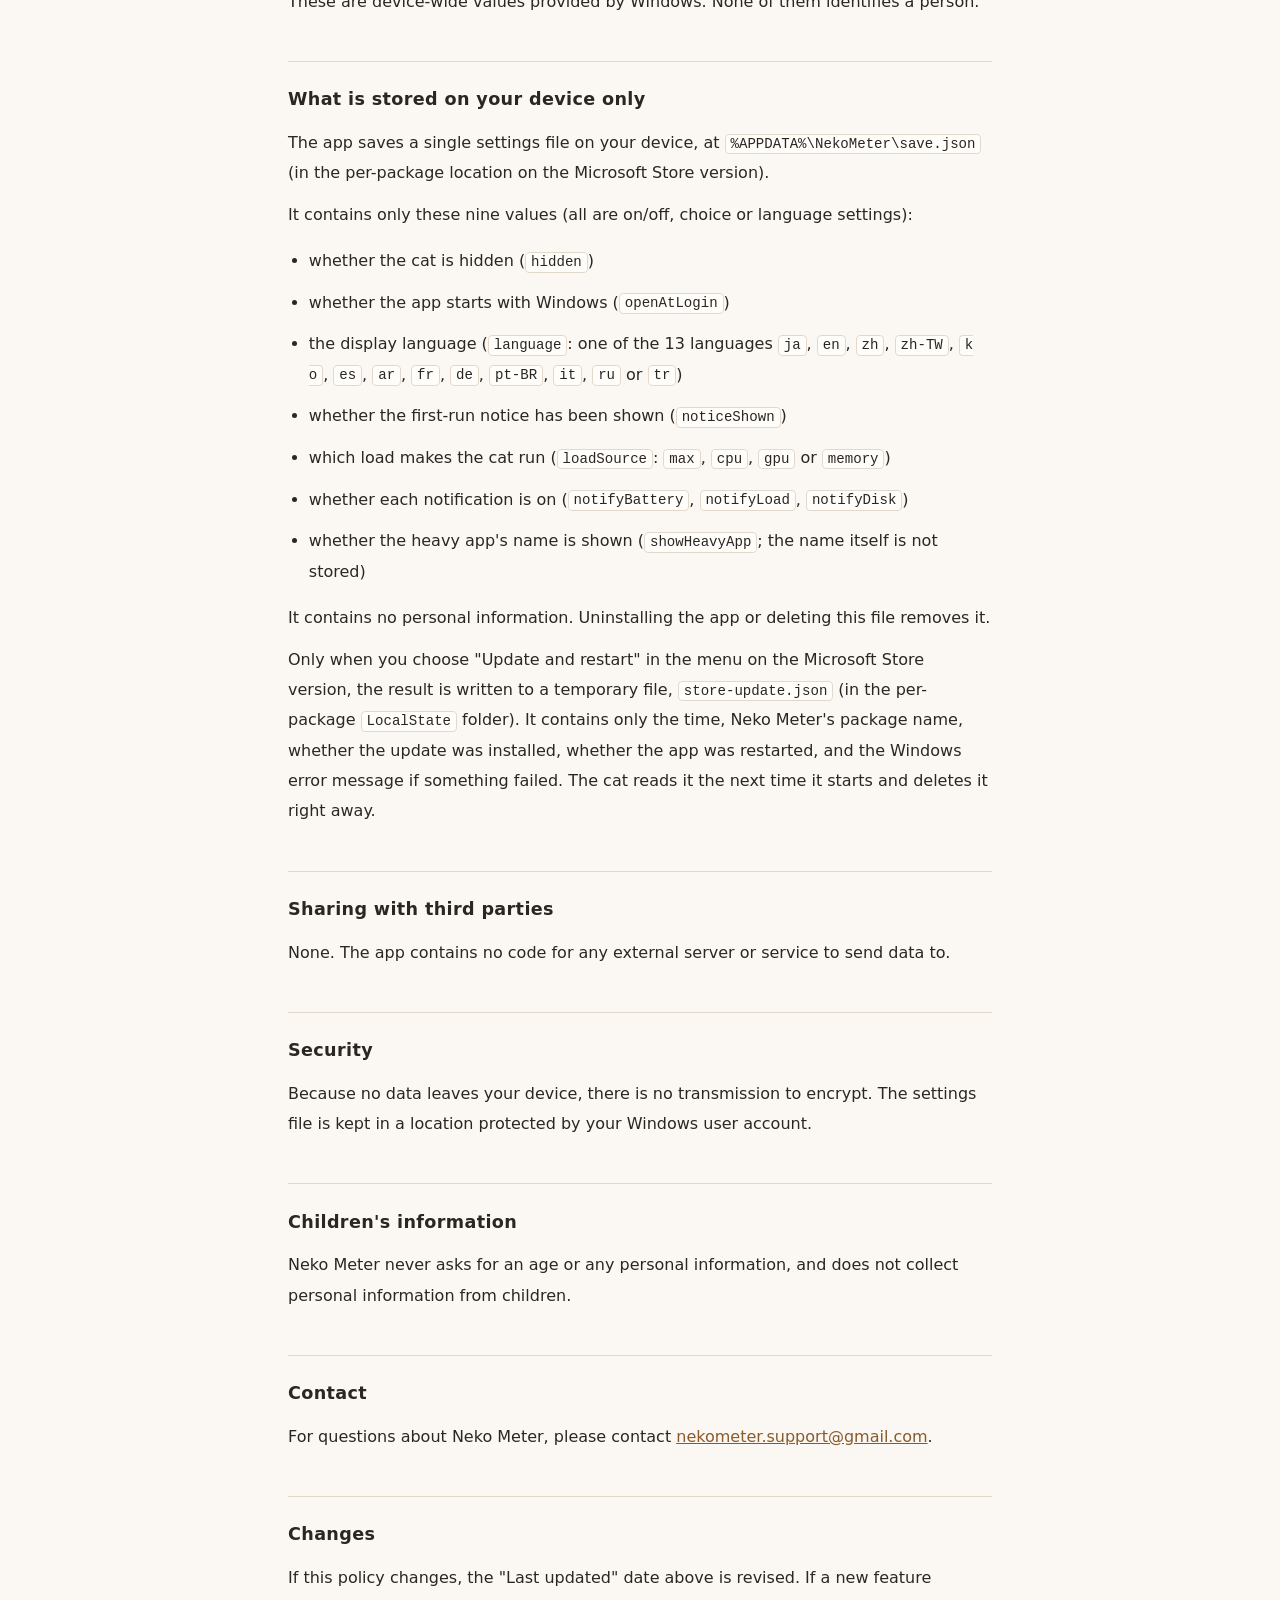
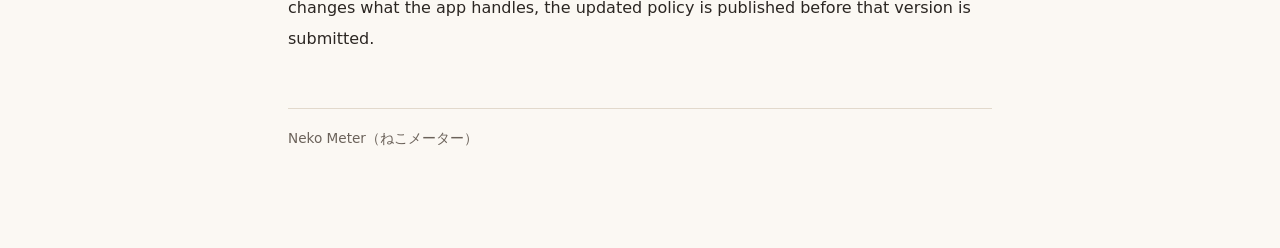
<file: privacy/en/index.html>
<!doctype html>
<html lang="en">
<head>
<meta charset="utf-8">
<meta name="viewport" content="width=device-width, initial-scale=1">
<title>Privacy Policy | Neko Meter</title>
<meta name="description" content="Neko Meter's privacy policy. The app does not connect to the internet and does not collect, transmit, or share personal information.">
<link rel="canonical" href="https://bananafish0825.github.io/neko-meter/privacy/en/">
<link rel="alternate" hreflang="ja" href="https://bananafish0825.github.io/neko-meter/privacy/">
<link rel="alternate" hreflang="en" href="https://bananafish0825.github.io/neko-meter/privacy/en/">
<link rel="stylesheet" href="../../style.css">
</head>
<body>
<main>

<h1>Neko Meter Privacy Policy</h1>
<p class="updated">Last updated: 2026-11-18</p>
<p class="lang"><a href="../">日本語</a></p>

<h2>Summary</h2>
<div class="summary">
<p>Neko Meter <strong>does not connect to the internet</strong>. It does not collect, transmit, or share personal information with anyone. There are no accounts, no ads, and no analytics.</p>
</div>

<h2>Information we do not collect</h2>
<p>Neko Meter does not read, collect, or transmit your name, email address, postal address, phone number, location, contacts, photos, browsing history, keystrokes, or screen contents.</p>

<h2>What is read on your device only</h2>
<p>For the cat's behaviour and the icon's tooltip (the numbers shown when you hover over it), the app reads the following values (once per second unless noted). Each is <strong>used on the spot and is never stored or transmitted</strong>.</p>
<ul>
<li>CPU usage (the delta from <code>os.cpus()</code>)</li>
<li>Whether the PC is on AC power or on battery</li>
<li>Battery charge level, whether it is charging, and an estimate of the time left</li>
<li>Memory usage (<code>os.freemem()</code> and <code>os.totalmem()</code>)</li>
<li>GPU usage and network download and upload speed (every 2 seconds, with Windows' <code>typeperf</code>; per-process GPU values are only added up. <strong>The app does not read what is sent or where it goes</strong>)</li>
<li>Free space on the C: drive (every 5 minutes)</li>
<li>The name of the running app and its CPU, memory and GPU use (only while the cat is running because of load: when it starts running and then every 60 seconds, with Windows' <code>typeperf</code>. For GPU, process IDs are used only to match the values to app names. The executable name of the heaviest app is shown in the tooltip and notification. <strong>It is only displayed — never stored, transmitted, or kept in the daily history.</strong> The app does not read window titles, open files, or what is inside an app)</li>
<li>How many seconds the keyboard and mouse have been idle (the Windows idle time; <strong>the app does not capture which keys are pressed</strong>)</li>
<li>Whether a new version downloaded by the Microsoft Store is waiting to be installed (Microsoft Store version only: 1 minute after start and then every 3 hours, the app reads the app-registration records in the Windows event log "Microsoft-Windows-AppXDeploymentServer/Operational". Only Neko Meter's own records are used; records about other apps are discarded)</li>
</ul>
<p>These are device-wide values provided by Windows. None of them identifies a person.</p>

<h2>What is stored on your device only</h2>
<p>The app saves a single settings file on your device, at <code>%APPDATA%\NekoMeter\save.json</code> (in the per-package location on the Microsoft Store version).</p>
<p>It contains only these nine values (all are on/off, choice or language settings):</p>
<ul>
<li>whether the cat is hidden (<code>hidden</code>)</li>
<li>whether the app starts with Windows (<code>openAtLogin</code>)</li>
<li>the display language (<code>language</code>: one of the 13 languages <code>ja</code>, <code>en</code>, <code>zh</code>, <code>zh-TW</code>, <code>ko</code>, <code>es</code>, <code>ar</code>, <code>fr</code>, <code>de</code>, <code>pt-BR</code>, <code>it</code>, <code>ru</code> or <code>tr</code>)</li>
<li>whether the first-run notice has been shown (<code>noticeShown</code>)</li>
<li>which load makes the cat run (<code>loadSource</code>: <code>max</code>, <code>cpu</code>, <code>gpu</code> or <code>memory</code>)</li>
<li>whether each notification is on (<code>notifyBattery</code>, <code>notifyLoad</code>, <code>notifyDisk</code>)</li>
<li>whether the heavy app's name is shown (<code>showHeavyApp</code>; the name itself is not stored)</li>
</ul>
<p>It contains no personal information. Uninstalling the app or deleting this file removes it.</p>

<p>Only when you choose "Update and restart" in the menu on the Microsoft Store version, the result is written to a temporary file, <code>store-update.json</code> (in the per-package <code>LocalState</code> folder). It contains only the time, Neko Meter's package name, whether the update was installed, whether the app was restarted, and the Windows error message if something failed. The cat reads it the next time it starts and deletes it right away.</p>

<h2>Sharing with third parties</h2>
<p>None. The app contains no code for any external server or service to send data to.</p>

<h2>Security</h2>
<p>Because no data leaves your device, there is no transmission to encrypt. The settings file is kept in a location protected by your Windows user account.</p>

<h2>Children's information</h2>
<p>Neko Meter never asks for an age or any personal information, and does not collect personal information from children.</p>

<h2>Contact</h2>
<p>For questions about Neko Meter, please contact <a href="mailto:nekometer.support@gmail.com">nekometer.support@gmail.com</a>.</p>

<h2>Changes</h2>
<p>If this policy changes, the "Last updated" date above is revised. If a new feature changes what the app handles, the updated policy is published before that version is submitted.</p>

<footer>Neko Meter（ねこメーター）</footer>

</main>
</body>
</html>
</file>
<file: style.css>
/* ねこメーター 公開サイト。外部依存なし・1 ファイルだけ */
:root {
  --bg: #fbf8f3;
  --fg: #2b2622;
  --muted: #6b625a;
  --rule: #e2d9cc;
  --link: #8a5a2b;
  --card: #fffdf9;
}
@media (prefers-color-scheme: dark) {
  :root {
    --bg: #1b1815;
    --fg: #ece5db;
    --muted: #a49a8e;
    --rule: #3a342d;
    --link: #d9a76c;
    --card: #221e1a;
  }
}

* { box-sizing: border-box; }

body {
  margin: 0;
  padding: 48px 16px 96px;
  background: var(--bg);
  color: var(--fg);
  font-family: "Hiragino Kaku Gothic ProN", "Yu Gothic UI", "Meiryo",
    system-ui, -apple-system, "Segoe UI", sans-serif;
  font-size: 16px;
  line-height: 1.9;
  -webkit-font-smoothing: antialiased;
}

main {
  max-width: 44rem;
  margin: 0 auto;
}

h1 {
  font-size: 1.6rem;
  line-height: 1.5;
  margin: 0 0 0.25em;
  letter-spacing: 0.01em;
}

h2 {
  font-size: 1.1rem;
  margin: 2.5em 0 0.6em;
  padding-top: 1.2em;
  border-top: 1px solid var(--rule);
  letter-spacing: 0.02em;
}

h2:first-of-type { border-top: none; padding-top: 0; }

p, li { margin: 0.7em 0; }

ul { padding-left: 1.3em; }

a { color: var(--link); }

a:hover { text-decoration: none; }

code {
  font-family: "Cascadia Mono", Consolas, ui-monospace, monospace;
  font-size: 0.88em;
  background: var(--card);
  border: 1px solid var(--rule);
  border-radius: 4px;
  padding: 0.1em 0.35em;
  word-break: break-all;
}

.updated {
  color: var(--muted);
  font-size: 0.88rem;
  margin: 0 0 2.5em;
}

.lang {
  font-size: 0.88rem;
  margin: 0 0 2.5em;
  color: var(--muted);
}

.summary {
  background: var(--card);
  border: 1px solid var(--rule);
  border-radius: 10px;
  padding: 4px 20px;
}

footer {
  margin-top: 4em;
  padding-top: 1.2em;
  border-top: 1px solid var(--rule);
  color: var(--muted);
  font-size: 0.85rem;
}

/* 表紙 */
.cover h1 { font-size: 2rem; margin-bottom: 0.2em; }
.cover .tagline { color: var(--muted); margin: 0 0 2.5em; }
.cover nav a { display: block; margin: 0.6em 0; }
.cover .tagline + .lang { margin-top: -1.8em; }
.store {
  display: inline-block;
  padding: 0.55em 1.3em;
  border-radius: 8px;
  background: var(--link);
  color: var(--bg);
  font-weight: 600;
  text-decoration: none;
}
.store:hover { opacity: 0.88; }
.note { color: var(--muted); font-size: 0.88rem; margin-top: 0.4em; }
figure { margin: 1.4em 0; }
figure img {
  display: block;
  width: 100%;
  height: auto;
  border-radius: 10px;
}
figcaption { color: var(--muted); font-size: 0.92rem; margin-top: 0.4em; }
</file>
